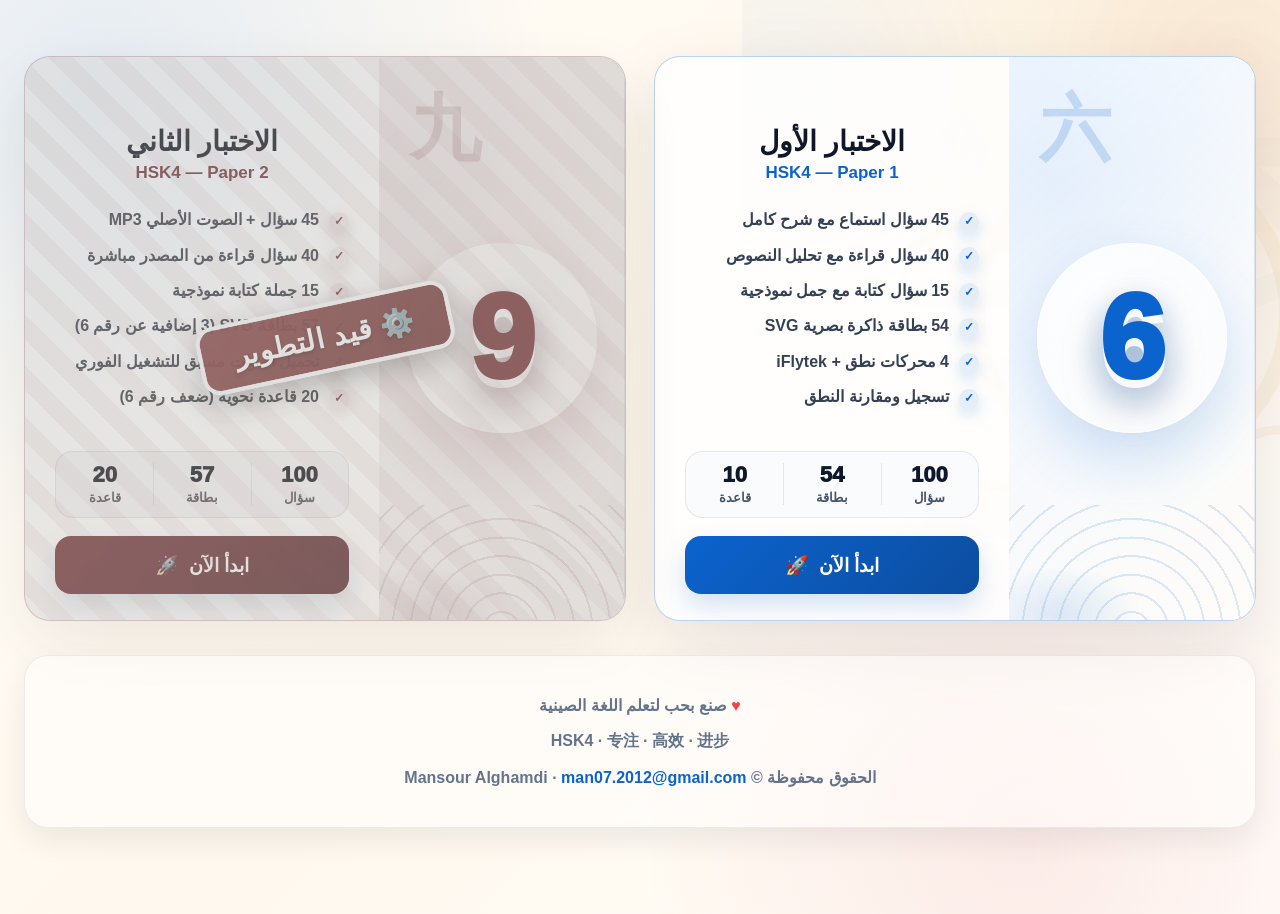
<file: index.html>
<!DOCTYPE html>

<html dir="rtl" lang="ar">
<head>
<meta charset="utf-8"/>
<meta content="width=device-width, initial-scale=1.0" name="viewport"/>
<title>📚 HSK4 - دليل الاختبارات بالعربية</title>
<meta content="📚 دليل تعليمي تفاعلي شامل بالعربية لاختبارات HSK4 - 200 سؤال، بطاقات ذاكرة، نطق صيني، اختبار ذاتي مع تتبع تقدم" name="description"/>
<meta content="HSK4, الصينية, دليل بالعربية, Mandarin, Chinese learning, Pinyin, تعلم الصينية" name="keywords"/>
<meta content="man072012" name="author"/>
<meta content="📚 HSK4 - دليل الاختبارات بالعربية" property="og:title"/>
<meta content="دليل تعليمي تفاعلي بأسلوب الفهم بدون حفظ - 200 سؤال + بطاقات ذاكرة + نطق صيني" property="og:description"/>
<meta content="website" property="og:type"/>
<meta content="https://man072012.github.io/hsk4-tutorial/" property="og:url"/>
<meta content="https://man072012.github.io/hsk4-tutorial/og-image.png" property="og:image"/>
<meta content="HSK4 - دليل تعليمي بالعربية" property="og:image:alt"/>
<meta content="1200" property="og:image:width"/>
<meta content="630" property="og:image:height"/>
<meta content="ar_AR" property="og:locale"/>
<meta content="summary_large_image" name="twitter:card"/>
<meta content="📚 HSK4 - دليل بالعربية" name="twitter:title"/>
<meta content="دليل تعليمي تفاعلي لـ HSK4" name="twitter:description"/>
<meta name="twitter:image" content="https://man072012.github.io/hsk4-tutorial/og-image.png"/>
<meta name="twitter:image:alt" content="HSK4 - دليل تعليمي بالعربية"/>
<link href="https://man072012.github.io/hsk4-tutorial/" rel="canonical"/>
<link href="data:image/svg+xml,%3Csvg xmlns='http://www.w3.org/2000/svg' viewBox='0 0 100 100'%3E%3Crect width='100' height='100' rx='22' fill='%230b63ce'/%3E%3Ctext x='50' y='65' font-size='52' text-anchor='middle' fill='white' font-weight='bold'%3E汉%3C/text%3E%3C/svg%3E" rel="icon"/>
<link href="assets/hsk4-ui.css" rel="stylesheet"/>
<meta content="#0b63ce" name="theme-color"/>
<meta content="HSK4 Arabic" name="apple-mobile-web-app-title"/>
<meta content="HSK4 Arabic" name="application-name"/>
<link href="site.webmanifest" rel="manifest"/>
<link href="assets/icons/icon.svg" rel="icon" type="image/svg+xml"/>
<script type="application/ld+json">
{
  "@context": "https://schema.org",
  "@type": "EducationalOrganization",
  "name": "HSK4 Tutorial - دليل بالعربية",
  "url": "https://man072012.github.io/hsk4-tutorial/",
  "description": "دليل تعليمي تفاعلي بالعربية لـ HSK4",
  "inLanguage": ["ar", "zh"],
  "hasCourseInstance": [
    {
      "@type": "Course",
      "name": "الاختبار الأول",
      "description": "الاختبار الأول - 100 سؤال مع شرح كامل",
      "url": "https://man072012.github.io/hsk4-tutorial/test1.html",
      "provider": {"@type":"Organization","name":"man072012"},
      "educationalLevel": "Beginner-Intermediate"
    },
    {
      "@type": "Course",
      "name": "الاختبار الثاني",
      "description": "الاختبار الثاني - 100 سؤال + الصوت الأصلي",
      "url": "https://man072012.github.io/hsk4-tutorial/test2.html",
      "provider": {"@type":"Organization","name":"man072012"},
      "educationalLevel": "Intermediate"
    }
  ]
}
</script>
<link href="assets/hsk4-final-polish.css" rel="stylesheet"/>
<link href="assets/hsk4-release-hardening.css" rel="stylesheet"/><link href="assets/hsk4-stage9-reference-style.css" rel="stylesheet"/>
<link href="assets/hsk4-cleanup.css" rel="stylesheet"/>
<script src="assets/hsk4-nav-fix.js" defer></script>
</head>
<body class="hsk-premium-body hsk-landing-page stage9-reference-polish">
<main class="hsk-page-shell" id="main">
<header aria-label="رأس الموقع" class="hsk-topbar hsk-reveal">
<a aria-label="HSK4 الصفحة الرئيسية" class="hsk-brand" href="index.html">
<span aria-hidden="true" class="hsk-logo">汉</span>
<span>
<span class="hsk-brand-title">HSK4</span>
<span class="hsk-brand-sub">中文水平考试</span>
</span>
</a>
<nav aria-label="التنقل الرئيسي" class="hsk-nav">
<a class="active" href="index.html">الرئيسية</a>
<a href="#tests">الاختبارات</a>
<a href="test2.html#tab-grammar">البطاقات</a>
<a href="test2.html#tab-grammar">القواعد</a>
<a href="test2.html#tab-listening">الاستماع</a>
<a href="test2.html#tab-writing">الكتابة</a>
<a href="test2.html#tab-reading">المراجعة</a>
<a href="#about">مساعدة</a>
</nav>
<div aria-label="اللغة" class="hsk-lang"><span aria-hidden="true">🌐</span> العربية</div>
</header>
<section aria-labelledby="testsTitle" class="hsk-reveal delay-2" id="tests">
<div class="hsk-choice-grid" role="list">
<a aria-label="الاختبار الأول" class="hsk-test-card blue" href="test1.html" role="listitem">
<div aria-hidden="true" class="hsk-card-art" data-watermark="六">
<div class="hsk-num-wrap"><span>6</span></div>
</div>
<div class="hsk-card-body">

<div>
<div class="hsk-card-heading">
<h3>الاختبار الأول</h3>
<p>HSK4 — Paper 1</p>
</div>
<ul aria-label="ميزات الاختبار رقم 6" class="hsk-features">
<li>45 سؤال استماع مع شرح كامل</li>
<li>40 سؤال قراءة مع تحليل النصوص</li>
<li>15 سؤال كتابة مع جمل نموذجية</li>
<li>54 بطاقة ذاكرة بصرية SVG</li>
<li>4 محركات نطق + iFlytek</li>
<li>تسجيل ومقارنة النطق</li>
</ul>
</div>
<div>
<div aria-label="إحصائيات الاختبار 6" class="hsk-stat-strip" role="group">
<div class="hsk-stat"><b>100</b><span>سؤال</span></div>
<div class="hsk-stat"><b>54</b><span>بطاقة</span></div>
<div class="hsk-stat"><b>10</b><span>قاعدة</span></div>
</div>
<div class="hsk-cta">ابدأ الآن <span aria-hidden="true">🚀</span></div>
</div>
</div>
</a>
<a aria-label="الاختبار الثاني" class="hsk-test-card red" href="test2.html" role="listitem">
<div aria-hidden="true" class="hsk-card-art" data-watermark="九">
<div class="hsk-num-wrap"><span>9</span></div>
</div>
<div class="hsk-card-body">

<div>
<div class="hsk-card-heading">
<h3>الاختبار الثاني</h3>
<p>HSK4 — Paper 2</p>
</div>
<ul aria-label="ميزات الاختبار رقم 9" class="hsk-features">
<li>45 سؤال + الصوت الأصلي MP3</li>
<li>40 سؤال قراءة من المصدر مباشرة</li>
<li>15 جملة كتابة نموذجية</li>
<li>57 بطاقة SVG (3 إضافية عن رقم 6)</li>
<li>تحميل أصوات مسبق للتشغيل الفوري</li>
<li>20 قاعدة نحوية (ضعف رقم 6)</li>
</ul>
</div>
<div>
<div aria-label="إحصائيات الاختبار 9" class="hsk-stat-strip" role="group">
<div class="hsk-stat"><b>100</b><span>سؤال</span></div>
<div class="hsk-stat"><b>57</b><span>بطاقة</span></div>
<div class="hsk-stat"><b>20</b><span>قاعدة</span></div>
</div>
<div class="hsk-cta">ابدأ الآن <span aria-hidden="true">🚀</span></div>
</div>
</div>
</a>
</div>
</section>
<footer class="hsk-footer hsk-reveal delay-4">
<p><span class="heart">♥</span> صنع بحب لتعلم اللغة الصينية</p>
<p>HSK4 · 专注 · 高效 · 进步</p>
<p>الحقوق محفوظة © <strong>Mansour Alghamdi</strong> · <a href="mailto:man07.2012@gmail.com">man07.2012@gmail.com</a></p>
</footer>
</main>
<script defer="" src="assets/hsk4-ui.js"></script>
<script defer="" src="assets/hsk4-final-polish.js"></script>
<script defer="" src="assets/hsk4-release-hardening.js"></script>
<script defer="True" src="assets/hsk4-stage9-visual-qa.js"></script></body>
</html>
                                                                                                                                                                                                                                                                                                                                                                                                                                                                                                                                                                                                                                                                                                                                                                                                                                                                                                                                                                                                                                                                                                                                                                                                                                                                                                                                                                                                                                                                                                                                                                                                                                                                                                                                                                                                                                                                                                                                                                                                                                                                                                                                                                                                                                                                                                                                                                                                                                                                                                                                                                                                                                                                                                                                                                                                                                                                                                                                                                                                                                                                                                                                                                                      
</file>
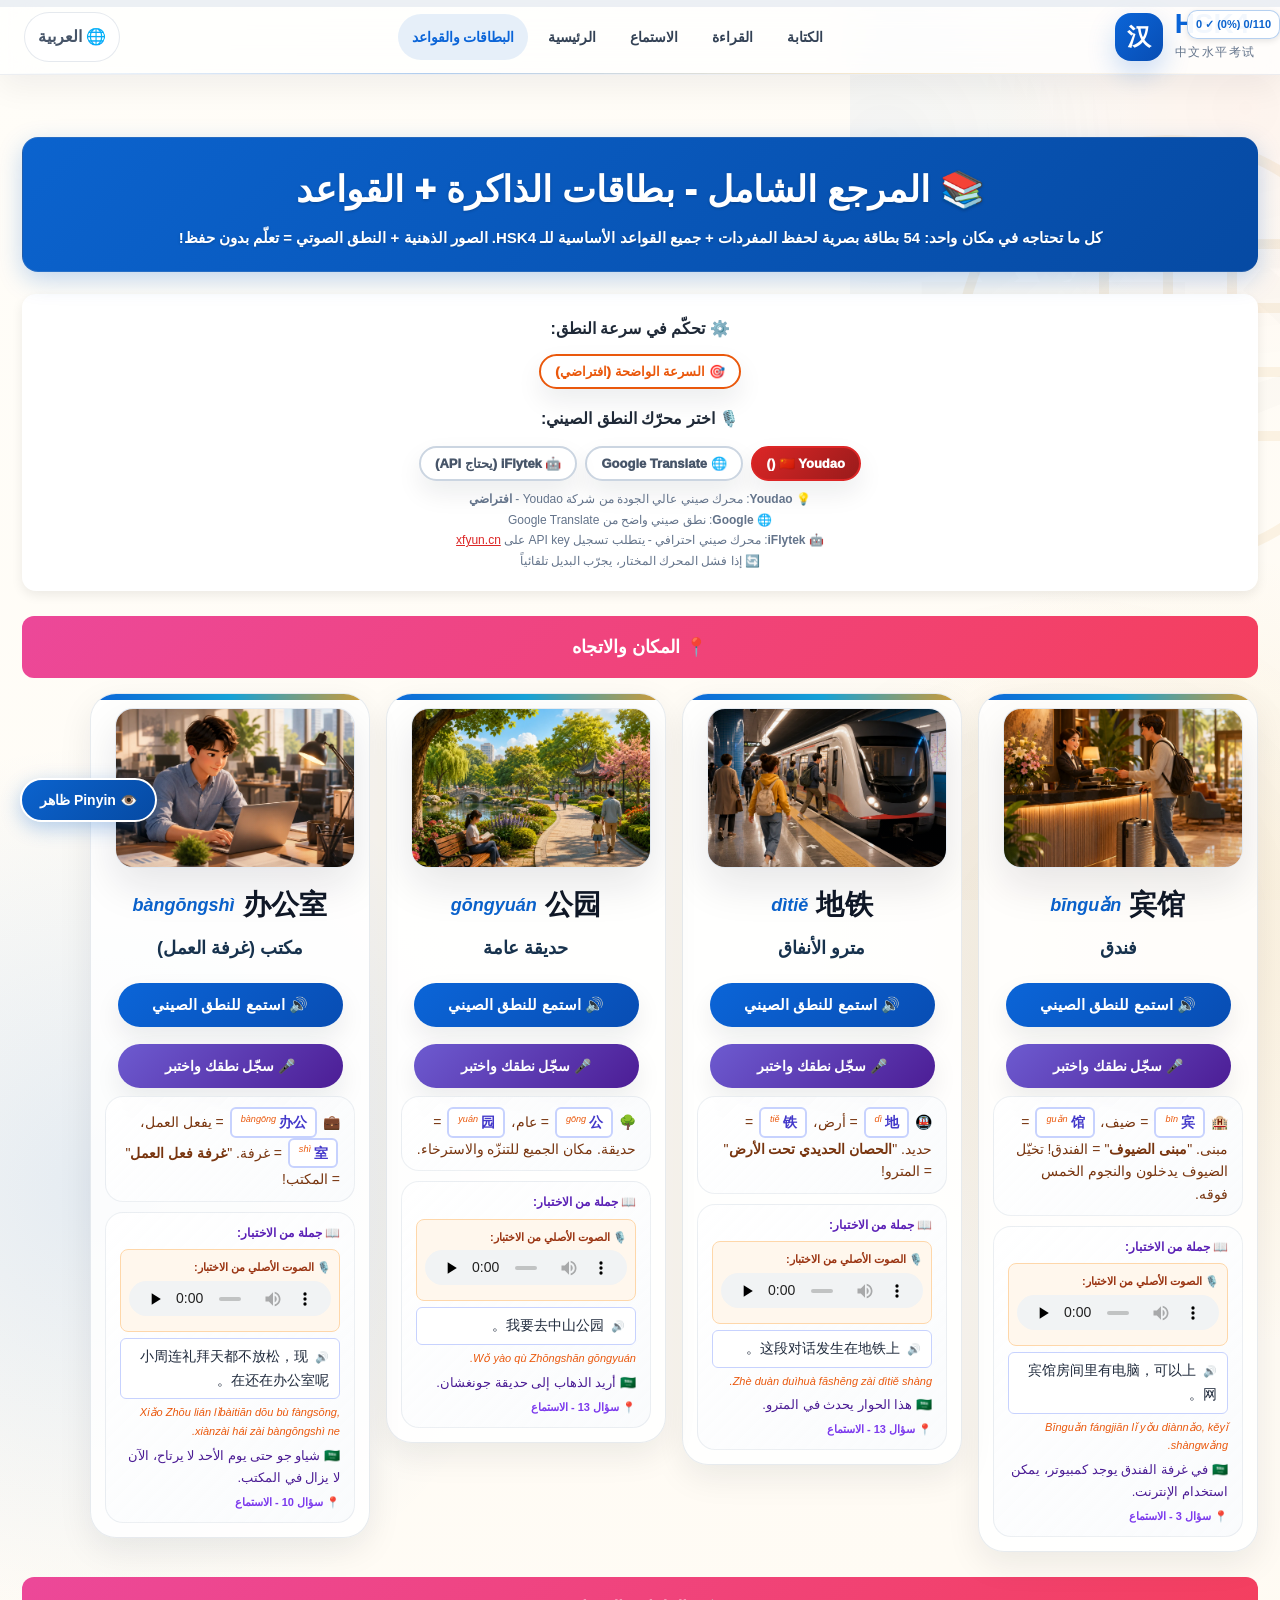
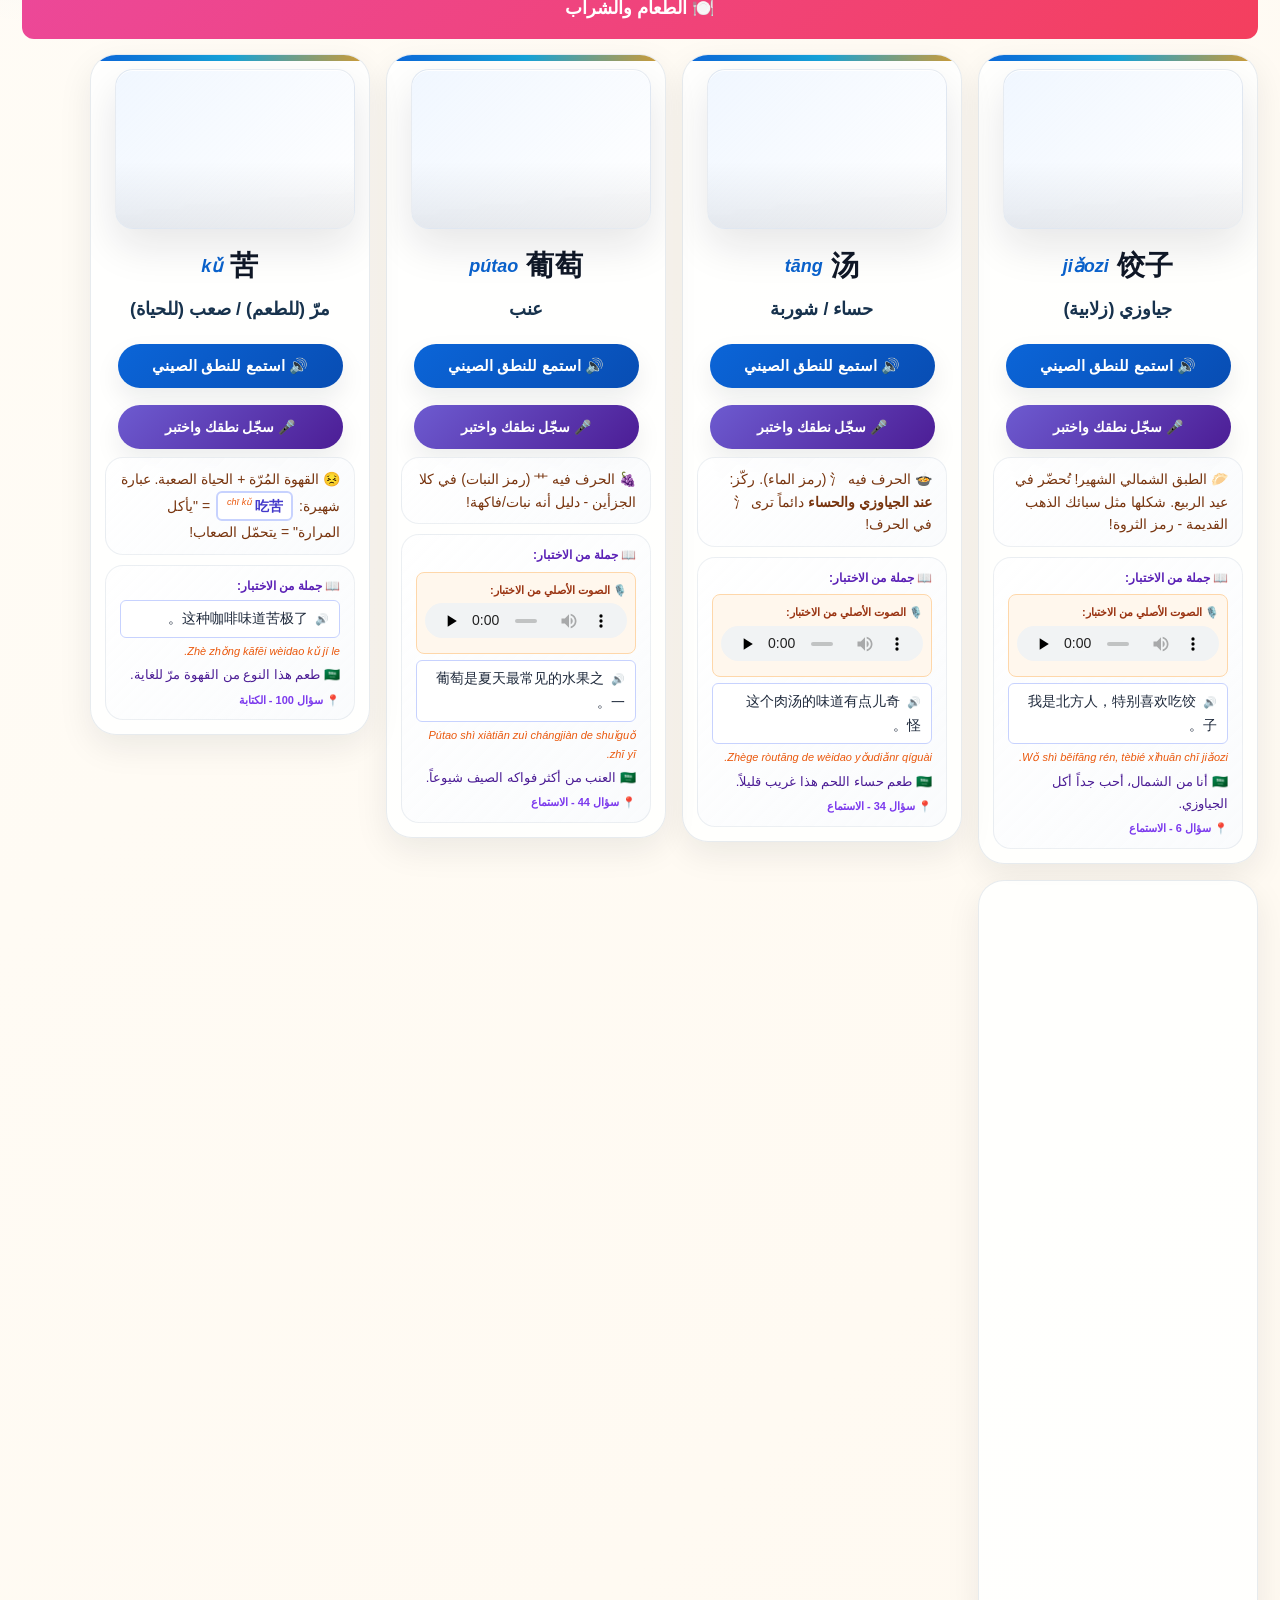
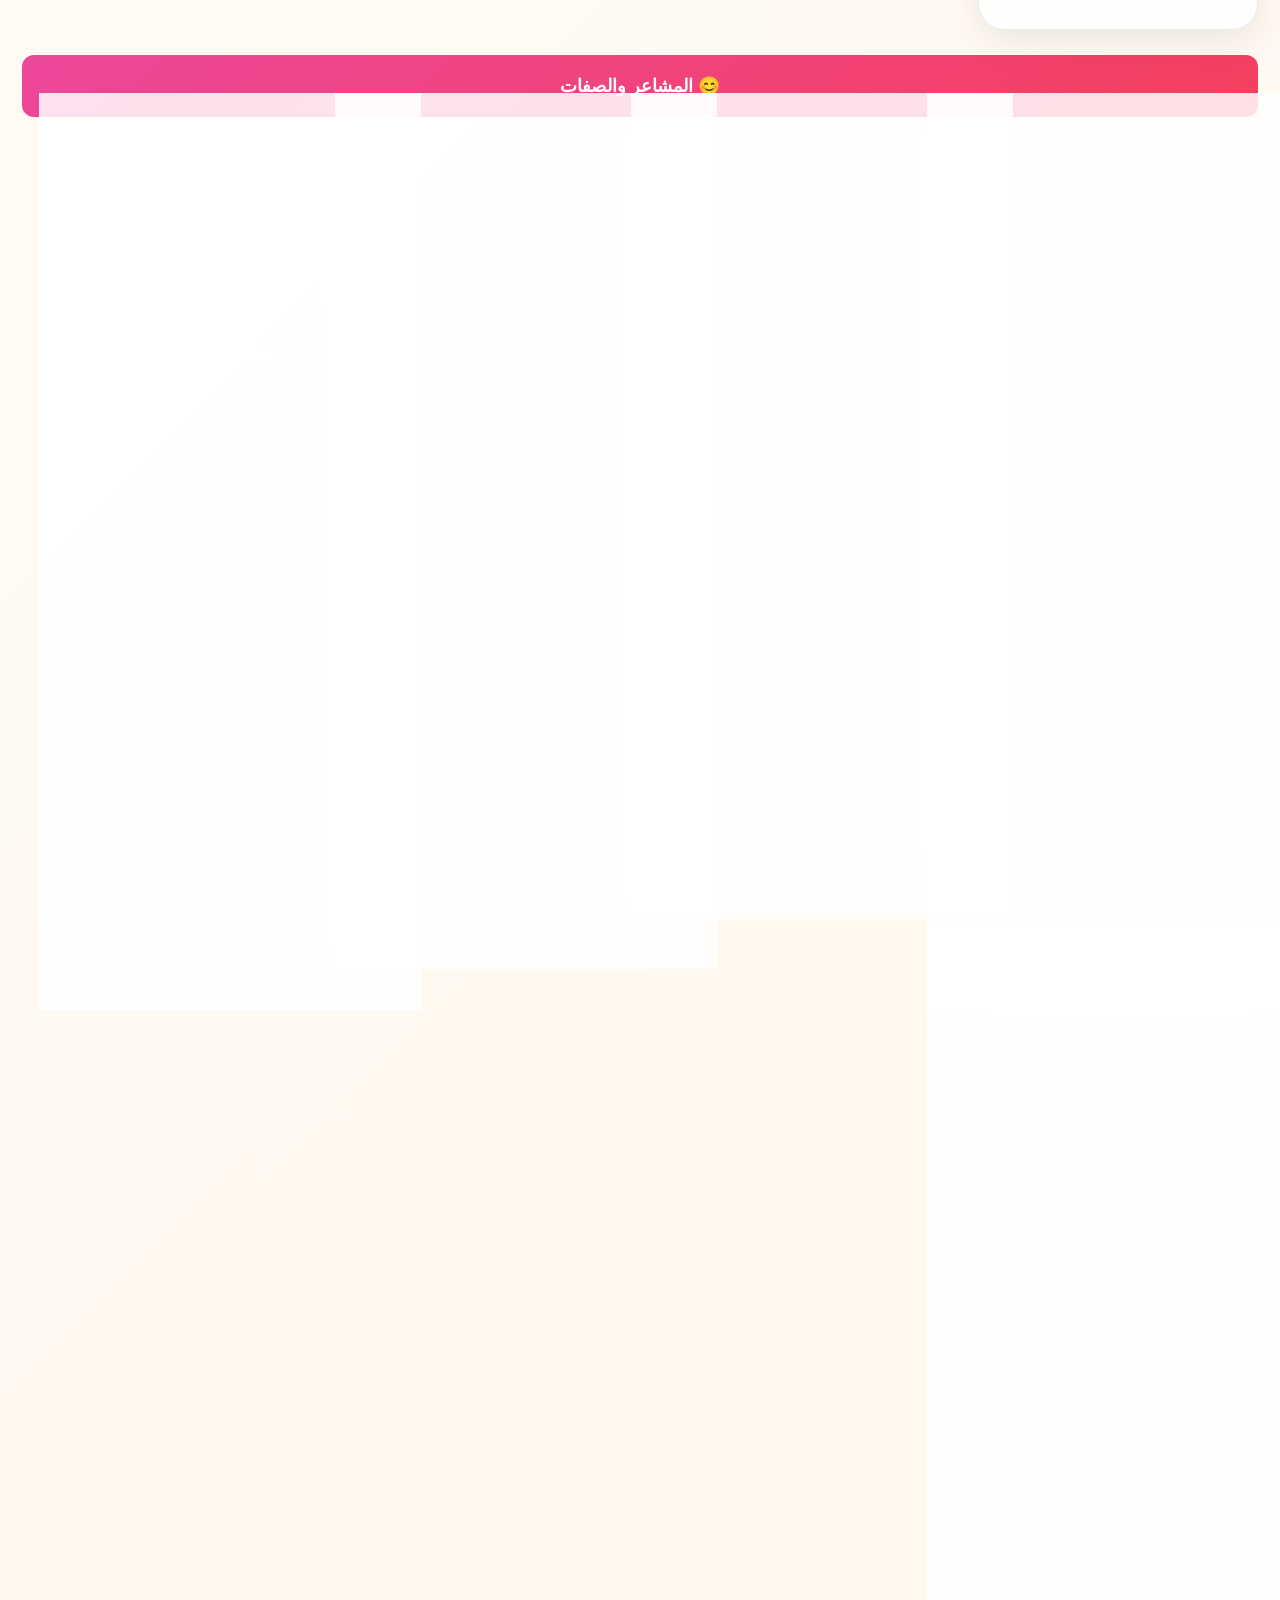
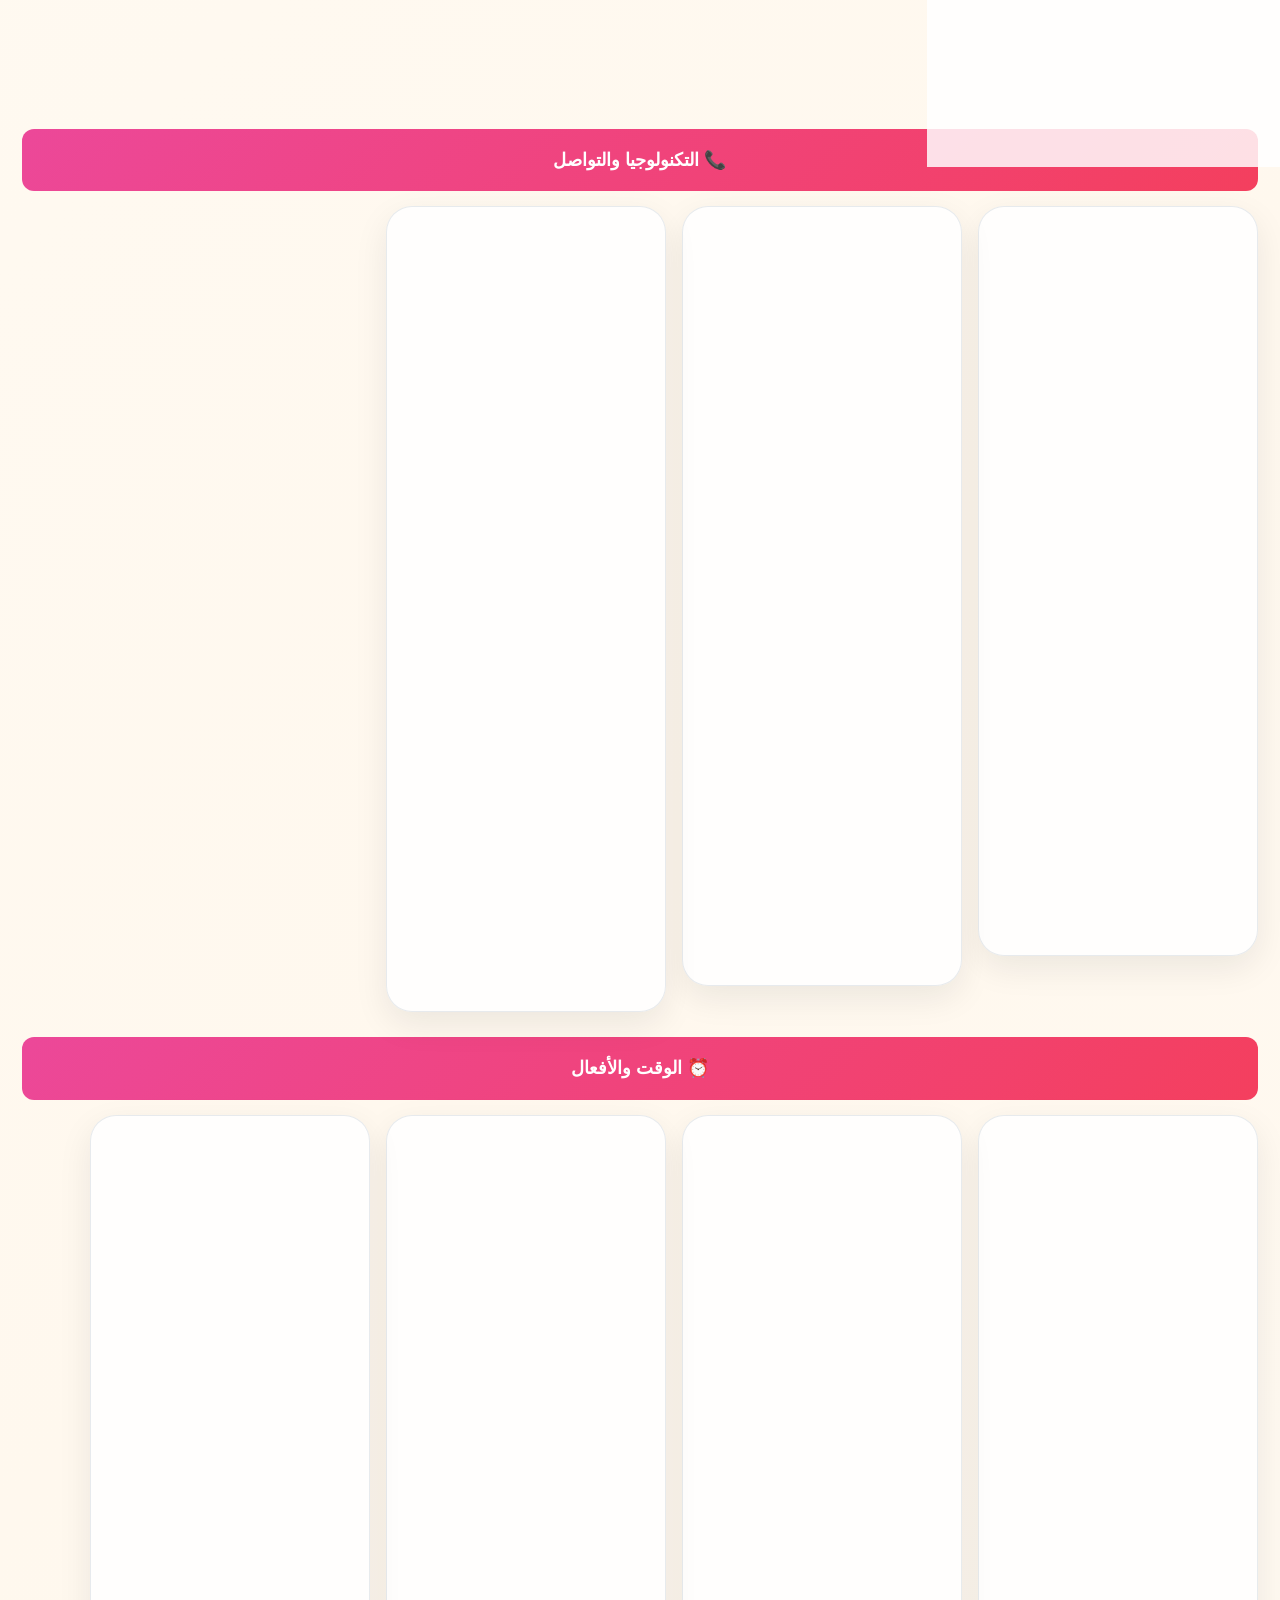
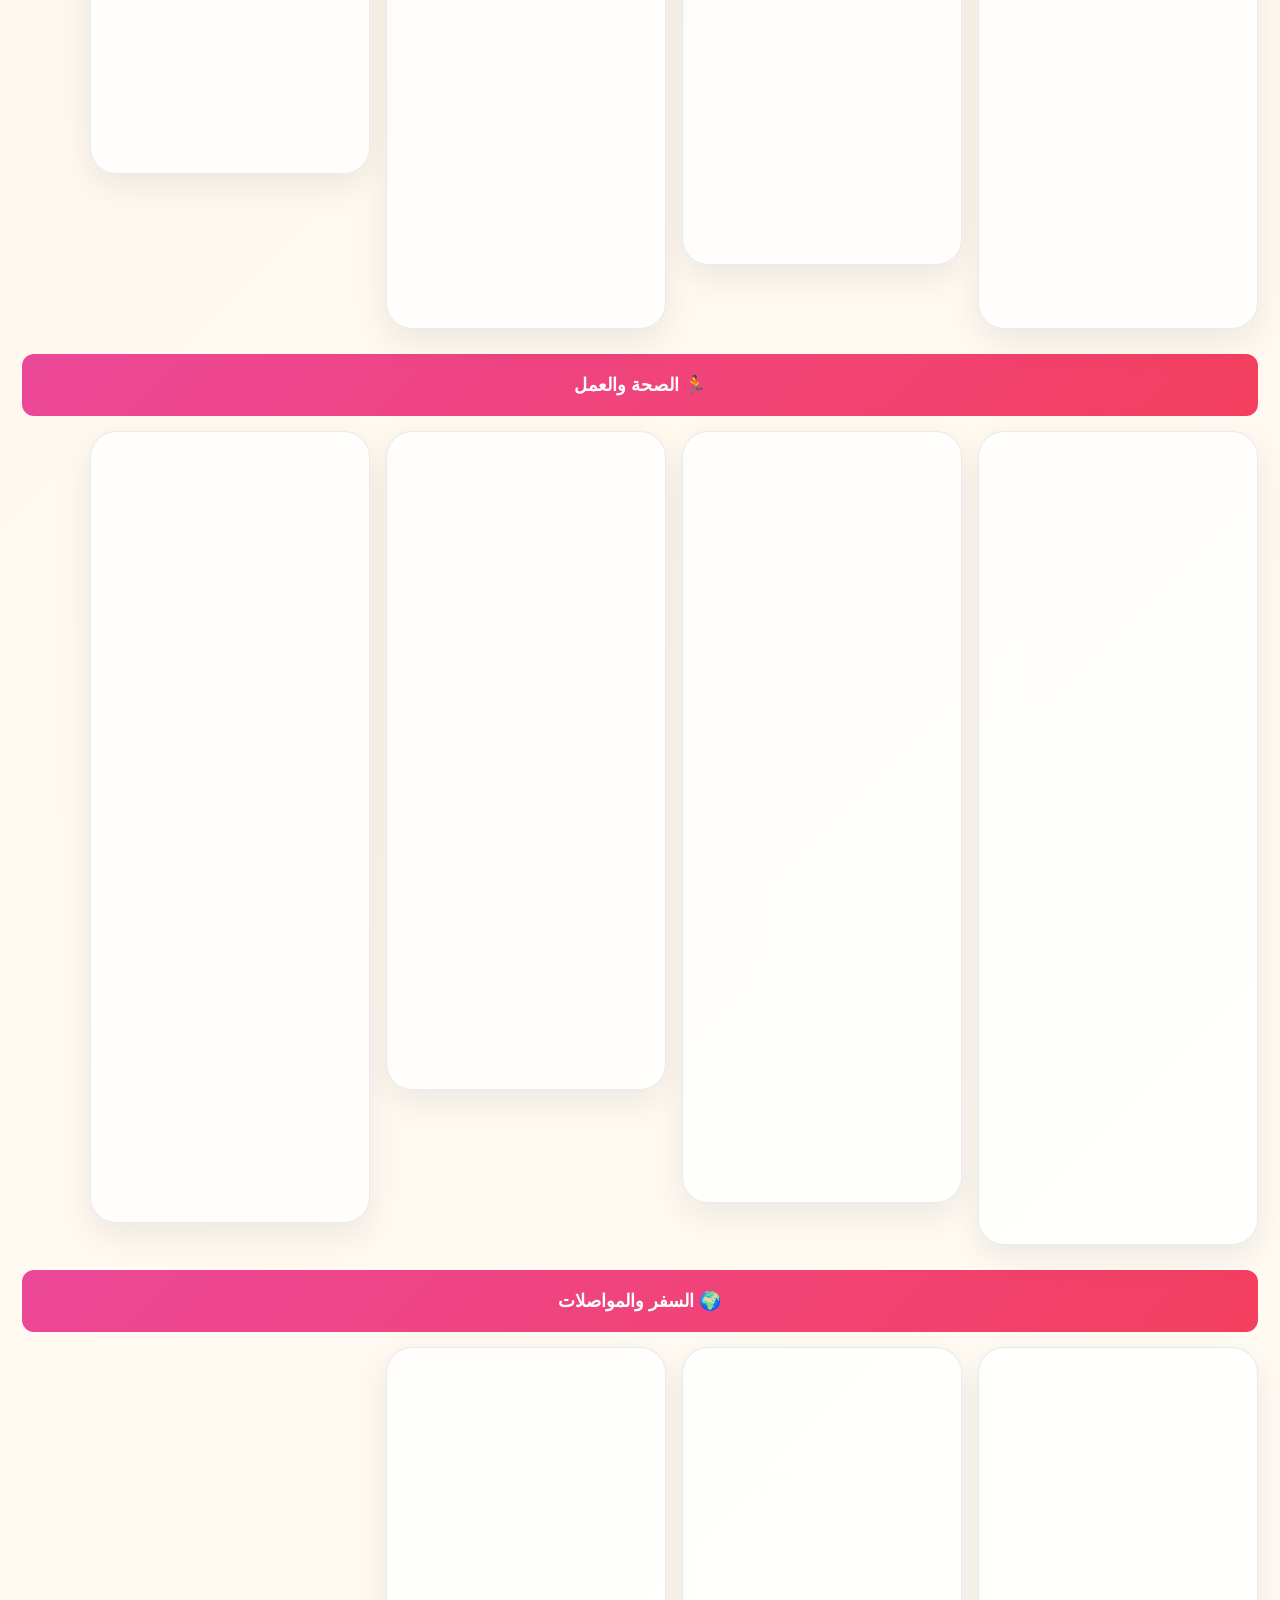
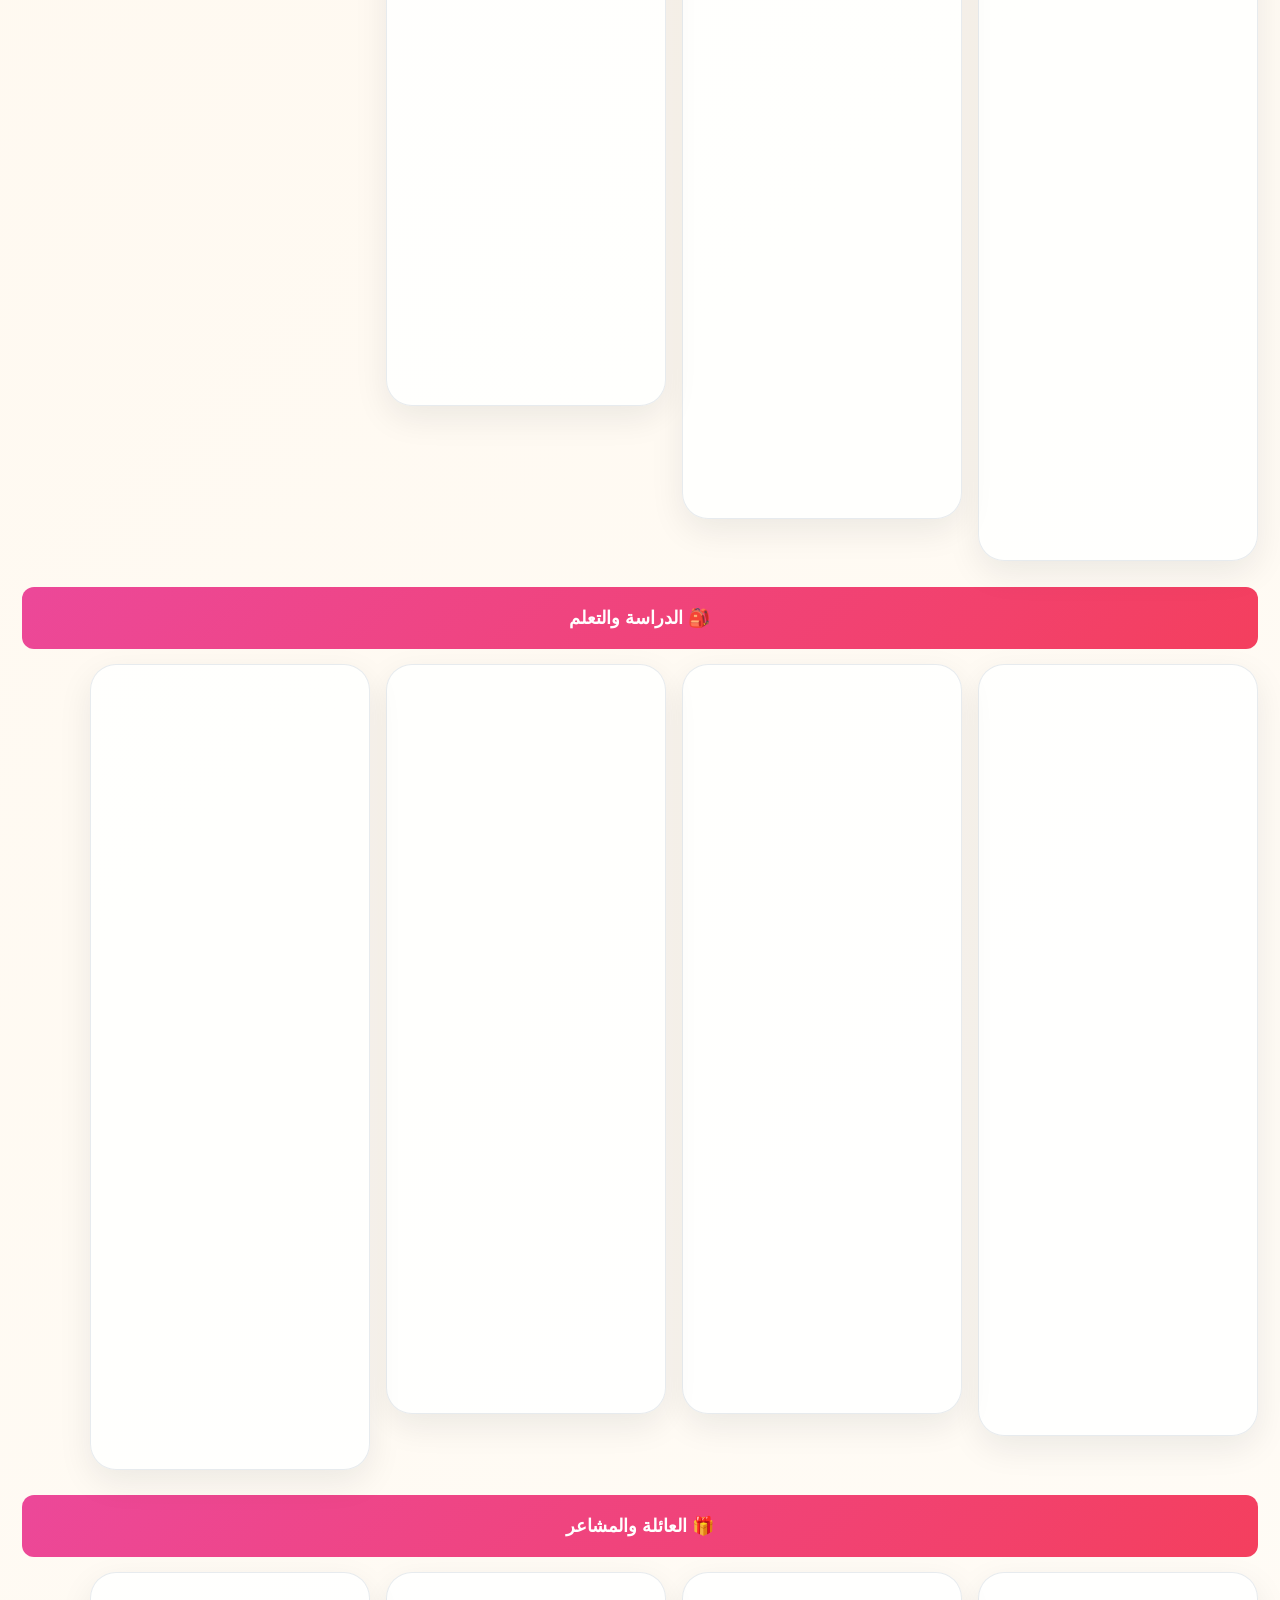
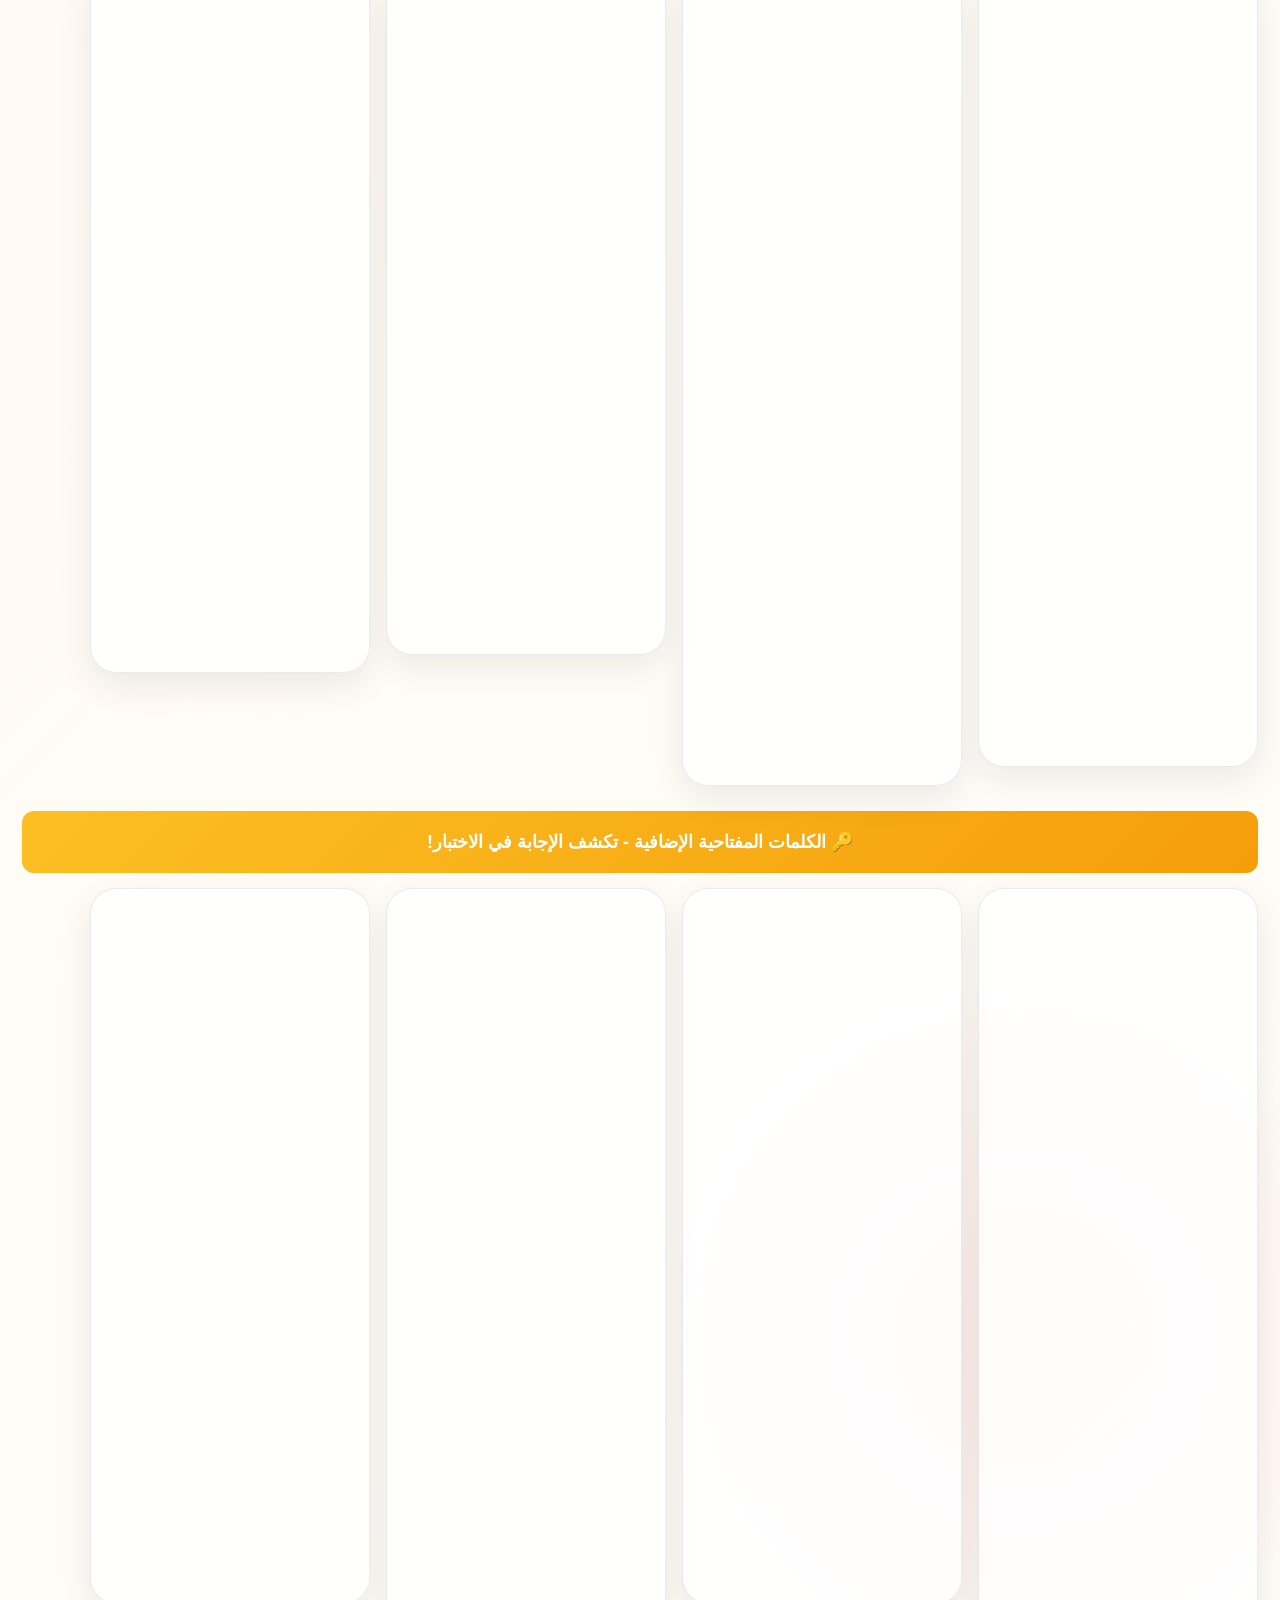
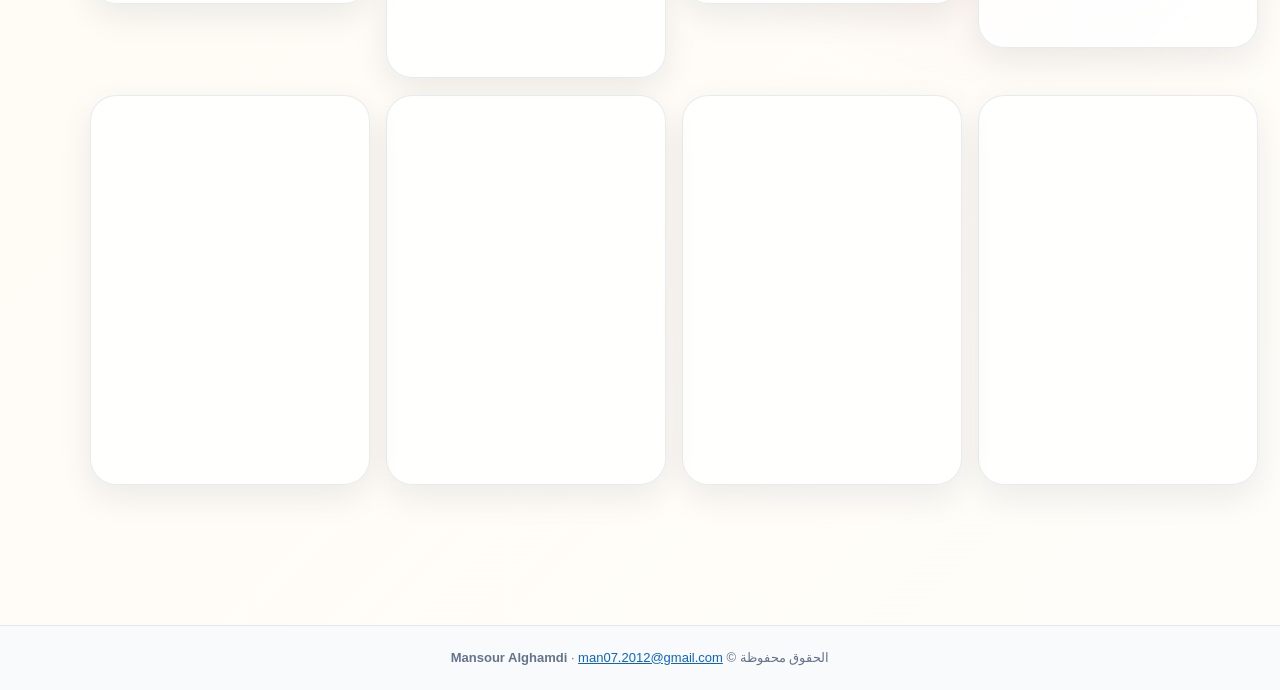
<file: mock6.html>
<!DOCTYPE html>
<html dir="rtl" lang="ar">
<head>
<meta charset="utf-8">
<meta http-equiv="refresh" content="0; url=test1.html">
<title>الانتقال إلى الاختبار الأول</title>
</head>
<body>
<p>جاري الانتقال إلى <a href="test1.html">الاختبار الأول</a>...</p>
<script>location.replace('test1.html' + (location.hash || ''));</script>
</body>
</html>
</file>
<file: assets/hsk4-ui.css>
/* =========================================================
   HSK4 Premium Visual System — Stage 1
   Scope: shared tokens + landing page redesign.
   Academic content is preserved; only UI/UX visuals change.
   ========================================================= */
:root{
  --hsk-blue:#0b63ce;
  --hsk-blue-2:#2c8df0;
  --hsk-red:#c81e2d;
  --hsk-red-2:#ef4444;
  --hsk-gold:#d9a441;
  --hsk-ink:#0f172a;
  --hsk-muted:#64748b;
  --hsk-paper:#fffaf0;
  --hsk-cream:#f7efe0;
  --hsk-line:rgba(148,163,184,.28);
  --hsk-card:rgba(255,255,255,.78);
  --hsk-card-solid:#ffffff;
  --hsk-shadow:0 22px 55px rgba(15,23,42,.12);
  --hsk-shadow-soft:0 12px 30px rgba(15,23,42,.08);
  --hsk-radius:28px;
  --hsk-radius-md:20px;
  --hsk-radius-sm:14px;
  --hsk-font:'Segoe UI','Noto Sans Arabic','Tahoma','Arial',sans-serif;
  --hsk-zh:'Noto Serif SC','Microsoft YaHei','PingFang SC','SimSun',serif;
}
*{box-sizing:border-box}
html{scroll-behavior:smooth}
body.hsk-premium-body{
  margin:0;
  min-height:100vh;
  font-family:var(--hsk-font);
  color:var(--hsk-ink);
  background:
    radial-gradient(circle at 12% 18%, rgba(44,141,240,.12), transparent 26rem),
    radial-gradient(circle at 88% 20%, rgba(217,164,65,.16), transparent 26rem),
    linear-gradient(135deg,#fffcf6 0%,#f9efe0 46%,#fffaf0 100%);
  overflow-x:hidden;
}
body.hsk-premium-body::before,
body.hsk-premium-body::after{
  content:"";
  position:fixed;
  inset:auto auto 0 0;
  pointer-events:none;
  z-index:-2;
}
body.hsk-premium-body::before{
  width:min(42vw,680px);
  height:min(42vw,680px);
  top:72px;
  left:-110px;
  background:
    linear-gradient(180deg,rgba(11,99,206,.14),rgba(11,99,206,.03)),
    url("data:image/svg+xml,%3Csvg xmlns='http://www.w3.org/2000/svg' width='900' height='640' viewBox='0 0 900 640'%3E%3Cg fill='none' stroke='%230b63ce' stroke-width='8' stroke-linecap='round' stroke-linejoin='round' opacity='.23'%3E%3Cpath d='M30 480c95-95 180-85 270-40 83 42 156 45 246-47 75-78 160-85 262-22'/%3E%3Cpath d='M72 560c86-42 151-39 229 0 86 43 166 47 246 0 73-42 152-47 255 8' opacity='.55'/%3E%3Cpath d='M260 310h250M300 270h170M340 230h90'/%3E%3Cpath d='M278 310l42-116 42 116m118 0l-38-116-38 116'/%3E%3Cpath d='M330 192l92-56 94 56'/%3E%3Cpath d='M210 370c120-36 232-38 340 0' opacity='.55'/%3E%3C/g%3E%3C/svg%3E") center/contain no-repeat;
  opacity:.82;
  filter:saturate(.8);
}
body.hsk-premium-body::after{
  width:min(45vw,720px);
  height:min(45vw,720px);
  top:70px;
  right:-140px;
  background:url("data:image/svg+xml,%3Csvg xmlns='http://www.w3.org/2000/svg' width='760' height='760' viewBox='0 0 760 760'%3E%3Cg fill='none' stroke='%23d9a441' opacity='.22'%3E%3Ccircle cx='380' cy='320' r='205' stroke-width='22'/%3E%3Cpath stroke-width='16' d='M235 200h290M235 270h290M235 340h290M235 410h290M295 150v345M380 150v345M465 150v345'/%3E%3Cpath stroke-width='12' stroke-linecap='round' d='M90 235c55-40 98-40 130 0 34 42 82 42 146 0M500 505c55-40 98-40 130 0 34 42 82 42 146 0M110 575c60-35 112-35 154 0 44 35 101 35 170 0'/%3E%3C/g%3E%3C/svg%3E") center/contain no-repeat;
  opacity:.7;
}
a{color:inherit}
.hsk-page-shell{width:min(1440px,calc(100% - 48px));margin-inline:auto;padding:18px 0 34px;position:relative}
.hsk-topbar{
  position:sticky;top:12px;z-index:80;
  min-height:70px;
  display:flex;align-items:center;justify-content:space-between;gap:20px;
  padding:12px 18px;
  border:1px solid rgba(148,163,184,.24);
  border-radius:22px;
  background:rgba(255,255,255,.76);
  box-shadow:0 16px 45px rgba(15,23,42,.08);
  backdrop-filter:blur(20px);
}
.hsk-brand{display:flex;align-items:center;gap:12px;text-decoration:none;direction:ltr;text-align:left;flex-shrink:0}
.hsk-logo{
  width:48px;height:48px;border-radius:15px;display:grid;place-items:center;
  color:#fff;font-family:var(--hsk-zh);font-size:27px;font-weight:800;
  background:linear-gradient(135deg,var(--hsk-blue),#0752b0);
  box-shadow:inset 0 1px 0 rgba(255,255,255,.38),0 10px 24px rgba(11,99,206,.28);
}
.hsk-brand-title{font-weight:900;font-size:24px;letter-spacing:.4px;color:var(--hsk-blue);line-height:1}
.hsk-brand-sub{font-size:13px;color:var(--hsk-muted);font-family:var(--hsk-zh);letter-spacing:3px;margin-top:4px}
.hsk-nav{display:flex;align-items:center;justify-content:center;gap:8px;flex-wrap:wrap}
.hsk-nav a{
  text-decoration:none;color:#334155;font-weight:800;font-size:14px;
  padding:10px 14px;border-radius:14px;position:relative;transition:.25s ease;
}
.hsk-nav a:hover,.hsk-nav a.active{color:var(--hsk-blue);background:rgba(11,99,206,.08)}
.hsk-nav a.active::after{content:"";position:absolute;inset:auto 16px -7px 16px;height:3px;border-radius:99px;background:var(--hsk-blue)}
.hsk-lang{display:flex;align-items:center;gap:8px;padding:10px 14px;border:1px solid rgba(148,163,184,.25);border-radius:14px;color:#475569;background:rgba(255,255,255,.72);font-weight:700;flex-shrink:0}
.hsk-hero{padding:64px 0 26px;text-align:center;position:relative}
.hsk-hero-kicker{display:inline-flex;align-items:center;gap:10px;direction:ltr;margin-bottom:16px;color:var(--hsk-blue);font-weight:900;letter-spacing:.5px}
.hsk-bookmark{width:58px;height:54px;display:inline-grid;place-items:center;filter:drop-shadow(0 10px 18px rgba(11,99,206,.12))}
.hsk-bookmark svg{width:100%;height:100%}
.hsk-title{font-size:clamp(42px,6vw,82px);line-height:1.05;margin:0;color:var(--hsk-ink);letter-spacing:-1px}
.hsk-title .latin{font-size:1.06em;color:var(--hsk-blue);letter-spacing:2px;font-weight:950}
.hsk-subtitle{font-size:clamp(18px,2.2vw,30px);margin:18px auto 0;color:var(--hsk-muted);font-weight:700;max-width:850px}
.hsk-badge{display:inline-flex;align-items:center;gap:10px;margin-top:22px;padding:11px 24px;border-radius:999px;background:rgba(255,248,226,.92);border:1px solid rgba(217,164,65,.35);color:#7c4a03;font-weight:900;box-shadow:0 10px 25px rgba(217,164,65,.13)}
.hsk-intro-note{
  position:relative;width:min(900px,100%);margin:34px auto 0;padding:22px 72px 22px 28px;
  border-radius:22px;border:1px solid rgba(217,164,65,.35);
  background:linear-gradient(135deg,rgba(255,255,255,.82),rgba(255,246,222,.72));
  box-shadow:var(--hsk-shadow-soft);text-align:center;color:#334155;font-size:18px;line-height:2;
  backdrop-filter:blur(14px);
}
.hsk-intro-note strong{color:#0f172a}
.hsk-note-icon{position:absolute;right:24px;top:50%;transform:translateY(-50%);width:36px;height:36px;border-radius:50%;display:grid;place-items:center;color:#b7791f;background:rgba(217,164,65,.12);font-size:22px}
.hsk-tip-close{position:absolute;left:16px;top:13px;border:none;background:rgba(124,45,18,.08);color:#7c2d12;border-radius:50%;width:34px;height:34px;font-size:23px;font-weight:900;cursor:pointer;transition:.25s}
.hsk-tip-close:hover{background:rgba(124,45,18,.16);transform:rotate(6deg) scale(1.05)}
.hsk-section-title{display:flex;align-items:center;justify-content:center;gap:18px;margin:36px auto 24px;font-size:38px;line-height:1.1;font-weight:950;color:#0f172a}
.hsk-section-title::before,.hsk-section-title::after{content:"";width:min(180px,18vw);height:1px;background:linear-gradient(90deg,transparent,rgba(11,99,206,.3),rgba(217,164,65,.45),transparent)}
.hsk-choice-grid{display:grid;grid-template-columns:repeat(2,minmax(0,1fr));gap:28px;align-items:stretch;margin:0 auto 26px}
.hsk-test-card{
  --accent:var(--hsk-blue);--accent2:var(--hsk-blue-2);--soft:rgba(11,99,206,.08);
  min-height:430px;display:grid;grid-template-columns:42% 58%;overflow:hidden;position:relative;text-decoration:none;color:inherit;
  border-radius:var(--hsk-radius);border:1px solid color-mix(in srgb,var(--accent) 28%,transparent);
  background:linear-gradient(135deg,rgba(255,255,255,.88),rgba(255,255,255,.62));
  box-shadow:var(--hsk-shadow);backdrop-filter:blur(18px);isolation:isolate;transition:.35s cubic-bezier(.2,.8,.2,1);
}
.hsk-test-card.red{--accent:var(--hsk-red);--accent2:var(--hsk-red-2);--soft:rgba(200,30,45,.08)}
.hsk-test-card:hover{transform:translateY(-9px);box-shadow:0 30px 70px rgba(15,23,42,.15);border-color:color-mix(in srgb,var(--accent) 45%,transparent)}
.hsk-test-card:focus-visible{outline:4px solid color-mix(in srgb,var(--accent) 55%,white);outline-offset:5px}
.hsk-card-art{position:relative;display:flex;align-items:center;justify-content:center;background:linear-gradient(155deg,var(--soft),rgba(255,255,255,.55));overflow:hidden;border-inline-start:1px solid rgba(148,163,184,.18)}
.hsk-card-art::before{content:attr(data-watermark);position:absolute;inset:24px auto auto 30px;font-family:var(--hsk-zh);font-size:72px;font-weight:900;color:color-mix(in srgb,var(--accent) 18%,transparent)}
.hsk-card-art::after{content:"";position:absolute;left:0;right:0;bottom:0;height:115px;background:radial-gradient(120px 70px at 20% 95%,color-mix(in srgb,var(--accent) 18%,transparent),transparent 70%),repeating-radial-gradient(ellipse at 50% 110%,color-mix(in srgb,var(--accent) 18%,transparent) 0 2px,transparent 2px 18px);opacity:.72}
.hsk-num-wrap{position:relative;width:190px;height:190px;border-radius:50%;display:grid;place-items:center;background:radial-gradient(circle at 35% 28%,rgba(255,255,255,.95),rgba(255,255,255,.38));box-shadow:inset 0 0 0 1px rgba(255,255,255,.74),0 26px 60px color-mix(in srgb,var(--accent) 19%,transparent)}
.hsk-num-wrap span{font-size:118px;font-weight:950;line-height:1;color:var(--accent);text-shadow:0 8px 0 rgba(255,255,255,.85),0 16px 35px color-mix(in srgb,var(--accent) 30%,transparent)}
.hsk-card-body{padding:34px 28px 26px;position:relative;z-index:1;display:flex;flex-direction:column;justify-content:space-between}
.hsk-chip{position:absolute;top:22px;right:24px;display:inline-flex;align-items:center;gap:8px;padding:8px 15px;border-radius:999px;color:#fff;background:linear-gradient(135deg,var(--accent),var(--accent2));font-size:13px;font-weight:900;box-shadow:0 12px 24px color-mix(in srgb,var(--accent) 25%,transparent)}
.hsk-card-heading{padding-top:42px;text-align:center}
.hsk-card-heading h3{font-size:28px;margin:0 0 4px;color:#0f172a;line-height:1.22}
.hsk-card-heading p{margin:0;color:var(--accent);font-weight:900;font-size:17px;direction:ltr}
.hsk-features{list-style:none;margin:24px 0 0;padding:0;display:grid;gap:9px}
.hsk-features li{display:flex;align-items:flex-start;gap:10px;color:#334155;font-size:16px;font-weight:650;line-height:1.65}
.hsk-features li::before{content:"✓";margin-top:3px;width:22px;height:22px;display:inline-grid;place-items:center;flex:0 0 22px;border-radius:50%;background:linear-gradient(135deg,var(--accent),var(--accent2));color:#fff;font-size:13px;font-weight:900;box-shadow:0 6px 15px color-mix(in srgb,var(--accent) 20%,transparent)}
.hsk-stat-strip{display:grid;grid-template-columns:repeat(3,1fr);gap:0;margin-top:20px;border:1px solid rgba(148,163,184,.23);border-radius:18px;background:rgba(248,250,252,.72);overflow:hidden}
.hsk-stat{padding:12px 8px;text-align:center;position:relative}
.hsk-stat:not(:last-child)::after{content:"";position:absolute;top:18%;bottom:18%;left:0;width:1px;background:rgba(148,163,184,.22)}
.hsk-stat b{display:block;font-size:22px;color:#0f172a;line-height:1;font-weight:950}.hsk-stat span{display:block;color:#475569;font-size:13px;font-weight:800;margin-top:4px}
.hsk-cta{margin-top:18px;height:58px;display:flex;align-items:center;justify-content:center;gap:10px;border-radius:16px;color:#fff;background:linear-gradient(135deg,var(--accent),color-mix(in srgb,var(--accent) 72%,#0f172a));font-size:19px;font-weight:950;box-shadow:0 15px 30px color-mix(in srgb,var(--accent) 22%,transparent);transition:.25s}
.hsk-test-card:hover .hsk-cta{transform:translateY(-2px);filter:saturate(1.08)}
.hsk-deep-row{display:grid;grid-template-columns:1.12fr .88fr;gap:24px;margin:28px auto 0}
.hsk-panel{border:1px solid rgba(148,163,184,.22);border-radius:var(--hsk-radius);background:rgba(255,255,255,.72);box-shadow:var(--hsk-shadow-soft);padding:26px;backdrop-filter:blur(14px);overflow:hidden;position:relative}
.hsk-panel::after{content:"";position:absolute;inset:auto -60px -80px auto;width:220px;height:220px;border-radius:50%;background:radial-gradient(circle,color-mix(in srgb,var(--hsk-gold) 20%,transparent),transparent 70%);pointer-events:none}
.hsk-panel h3{margin:0 0 12px;font-size:24px;color:#0f172a}.hsk-panel p{margin:0;color:#64748b;font-weight:650;line-height:1.9}.hsk-panel ul{margin:18px 0 0;padding:0;list-style:none;display:grid;gap:10px}.hsk-panel li{display:flex;align-items:center;gap:10px;color:#334155;font-weight:750}.hsk-panel li::before{content:"";width:10px;height:10px;border-radius:50%;background:var(--hsk-gold);box-shadow:0 0 0 5px rgba(217,164,65,.14)}
.hsk-preview-flow{display:grid;gap:12px}.hsk-flow-card{display:grid;grid-template-columns:auto 1fr;gap:14px;align-items:center;padding:14px;border:1px solid rgba(148,163,184,.2);border-radius:18px;background:rgba(255,255,255,.62)}.hsk-flow-icon{width:46px;height:46px;border-radius:15px;display:grid;place-items:center;background:rgba(11,99,206,.09);color:var(--hsk-blue);font-size:22px}.hsk-flow-card h4{margin:0;color:#0f172a;font-size:16px}.hsk-flow-card small{display:block;color:#64748b;margin-top:4px;font-weight:700}
.hsk-footer{margin-top:34px;padding:24px;border-radius:24px;text-align:center;color:#64748b;font-weight:750;background:rgba(255,255,255,.52);border:1px solid rgba(148,163,184,.18);box-shadow:var(--hsk-shadow-soft)}
.hsk-footer .heart{color:#ef4444}.hsk-footer a{color:var(--hsk-blue);font-weight:900;text-decoration:none}.hsk-footer a:hover{text-decoration:underline}
.hsk-reveal{opacity:0;transform:translateY(18px);animation:hskReveal .75s cubic-bezier(.2,.8,.2,1) forwards}.hsk-reveal.delay-1{animation-delay:.08s}.hsk-reveal.delay-2{animation-delay:.16s}.hsk-reveal.delay-3{animation-delay:.24s}.hsk-reveal.delay-4{animation-delay:.32s}@keyframes hskReveal{to{opacity:1;transform:none}}
@media (max-width:1040px){.hsk-topbar{align-items:flex-start}.hsk-nav{justify-content:flex-start}.hsk-choice-grid,.hsk-deep-row{grid-template-columns:1fr}.hsk-test-card{min-height:0}.hsk-page-shell{width:min(100% - 28px,1440px)}}
@media (max-width:720px){body.hsk-premium-body::before,body.hsk-premium-body::after{opacity:.35}.hsk-page-shell{width:min(100% - 20px,1440px);padding-top:10px}.hsk-topbar{position:relative;top:auto;border-radius:18px;display:grid;grid-template-columns:1fr;gap:12px}.hsk-nav{display:grid;grid-template-columns:repeat(2,minmax(0,1fr));width:100%}.hsk-nav a{text-align:center}.hsk-lang{justify-content:center}.hsk-hero{padding-top:36px}.hsk-title{font-size:42px}.hsk-subtitle{font-size:18px}.hsk-intro-note{padding:58px 18px 18px;font-size:15px}.hsk-note-icon{top:18px;right:18px;transform:none}.hsk-tip-close{top:15px}.hsk-section-title{font-size:28px}.hsk-section-title::before,.hsk-section-title::after{width:42px}.hsk-test-card{grid-template-columns:1fr}.hsk-card-art{min-height:230px;border-inline-start:0;border-bottom:1px solid rgba(148,163,184,.18)}.hsk-card-body{padding:26px 18px}.hsk-card-heading{padding-top:38px}.hsk-features li{font-size:14px}.hsk-stat-strip{grid-template-columns:repeat(3,1fr)}.hsk-panel{padding:20px}.hsk-footer{font-size:13px}}
@media (prefers-reduced-motion:reduce){*,*::before,*::after{animation:none!important;transition:none!important;scroll-behavior:auto!important}}
</file>
<file: assets/hsk4-final-polish.css>
/* =====================================================================
   HSK4 Final Polish Layer — Stage 4
   Purpose: unify the visual identity across index, mock6, and mock9;
   improve mobile behavior, accessibility, spacing, transitions and print.
   Academic content is untouched.
   ===================================================================== */
:root{
  --hsk-final-ink:#0f172a;
  --hsk-final-muted:#64748b;
  --hsk-final-soft:#f8fafc;
  --hsk-final-cream:#fffaf2;
  --hsk-final-card:rgba(255,255,255,.80);
  --hsk-final-line:rgba(148,163,184,.22);
  --hsk-final-blue:#0b63ce;
  --hsk-final-blue2:#084db3;
  --hsk-final-red:#dc2626;
  --hsk-final-red2:#b91c1c;
  --hsk-final-gold:#d9a441;
  --hsk-final-green:#16a34a;
  --hsk-final-radius:28px;
  --hsk-final-shadow:0 28px 90px rgba(15,23,42,.12);
  --hsk-final-soft-shadow:0 16px 40px rgba(15,23,42,.08);
  --hsk-final-focus:0 0 0 4px rgba(11,99,206,.18);
}

html{scroll-behavior:smooth;text-size-adjust:100%;-webkit-text-size-adjust:100%}
body{accent-color:var(--hsk-final-blue)}
body.hsk-final-ready *{box-sizing:border-box}

/* A refined global background layer, shared without hiding page-specific motifs. */
body.hsk-final-ready::selection{background:rgba(217,164,65,.28);color:#111827}
body.hsk-final-ready:where(.hsk-premium-body,.mock9-redesign,.mock6-redesign){
  background-attachment:fixed!important;
}
body.hsk-final-ready:where(.hsk-premium-body,.mock9-redesign,.mock6-redesign)::marker{color:var(--hsk-final-blue)}

/* Consistent product topbars */
.hsk-topbar,.mk9-topbar,.m6-topbar{
  isolation:isolate;
  -webkit-backdrop-filter:blur(18px) saturate(1.14);
  backdrop-filter:blur(18px) saturate(1.14);
}
.hsk-topbar::after,.mk9-topbar::after,.m6-topbar::after{
  content:"";position:absolute;inset:auto 0 0;height:1px;
  background:linear-gradient(90deg,transparent,rgba(11,99,206,.32),rgba(217,164,65,.26),transparent);
  pointer-events:none;
}
.hsk-logo,.mk9-logo,.m6-logo{position:relative;overflow:hidden}
.hsk-logo::after,.mk9-logo::after,.m6-logo::after{
  content:"";position:absolute;inset:-60% -90%;background:linear-gradient(120deg,transparent 42%,rgba(255,255,255,.55),transparent 58%);
  transform:translateX(70%) rotate(8deg);animation:hskShine 8s ease-in-out infinite;
}
@keyframes hskShine{0%,72%,100%{transform:translateX(70%) rotate(8deg)}82%{transform:translateX(-55%) rotate(8deg)}}

/* Better focus states for all interactive controls. */
a:focus-visible,button:focus-visible,[role="button"]:focus-visible,input:focus-visible,select:focus-visible,textarea:focus-visible{
  outline:0!important;box-shadow:var(--hsk-final-focus)!important;border-color:rgba(11,99,206,.55)!important;
}
button,a{touch-action:manipulation}

/* Button consistency */
.hsk-cta,.mk9-action-btn,.mk9-next-btn,.mock6-redesign .tab-btn,.mock6-redesign .audio-link,.toggle-answers-btn,.pinyin-toggle-floating,.dark-mode-btn,#backTop{
  will-change:transform;
}
.hsk-cta:hover,.mk9-action-btn:hover,.mk9-next-btn:hover,.mock6-redesign .audio-link:hover,.toggle-answers-btn:hover,.pinyin-toggle-floating:hover,#backTop:hover{
  transform:translateY(-2px);
}

/* Shared cards: give inner pages the same high-end depth. */
.mk9-question-shell,.mk9-side-card,.mock6-redesign .q-card,.mock6-redesign .flashcard,.mock6-redesign .welcome-card,.mock6-redesign .intro-section,.hsk-test-card,.hsk-panel{
  box-shadow:var(--hsk-final-soft-shadow)!important;
}
.mk9-question-shell:hover,.mk9-side-card:hover,.mock6-redesign .q-card:hover,.hsk-test-card:hover,.hsk-panel:hover{
  box-shadow:var(--hsk-final-shadow)!important;
}

/* Add subtle reading rhythm to long Arabic paragraphs. */
.mock6-redesign p,.mock9-redesign p,.hsk-premium-body p,
.mock6-redesign li,.mock9-redesign li,.hsk-premium-body li{
  text-wrap:pretty;
}
.chinese,.chinese-text,.fc-zh,.mk9-chinese-line,.mk9-statement-text{
  font-family:"Microsoft YaHei","Noto Sans SC","PingFang SC","SimSun",Arial,sans-serif;
  line-height:1.85;
  letter-spacing:.025em;
}

/* Final landing polish */
.hsk-landing-page .hsk-hero{
  min-height:clamp(420px,56vh,620px);
  display:grid;place-items:center;text-align:center;
}
.hsk-landing-page .hsk-hero::after{
  content:"学";position:absolute;left:clamp(12px,4vw,70px);bottom:-.18em;
  font-family:"Microsoft YaHei",sans-serif;font-size:clamp(120px,18vw,260px);font-weight:900;
  color:rgba(11,99,206,.055);line-height:1;pointer-events:none;
}
.hsk-test-card{min-height:560px;display:grid!important;grid-template-columns:minmax(200px,.82fr) minmax(300px,1.18fr)}
.hsk-test-card .hsk-card-body{display:flex;flex-direction:column;justify-content:space-between;gap:20px}
.hsk-features li{position:relative;padding-inline-start:30px!important}
.hsk-features li::before{content:"✓";position:absolute;inset-inline-start:0;top:.1rem;width:20px;height:20px;display:grid;place-items:center;border-radius:50%;background:rgba(11,99,206,.10);color:var(--hsk-final-blue);font-weight:1000;font-size:12px}
.hsk-test-card.red .hsk-features li::before{background:rgba(220,38,38,.10);color:var(--hsk-final-red)}

/* Mock 9 final layout tightening */
.mock9-redesign .mk9-container{max-width:1340px!important}
.mock9-redesign .mk9-hero,.mock6-redesign .hero{
  isolation:isolate;
}
.mock9-redesign .mk9-hero::after{
  content:"九";position:absolute;left:24px;bottom:-38px;color:rgba(220,38,38,.07);
  font-family:"Microsoft YaHei",sans-serif;font-size:220px;font-weight:950;line-height:1;pointer-events:none;
}
.mk9-question-shell{overflow:hidden!important;border-radius:32px!important}
.mk9-audio-card,.mk9-chinese-card,.mk9-statement-card,.mk9-answer-row,.mk9-side-card{
  border-color:var(--hsk-final-line)!important;
}
.mk9-keyword-chip{transition:transform .22s ease,box-shadow .22s ease}
.mk9-keyword-chip:hover{transform:translateY(-2px);box-shadow:0 14px 28px rgba(15,23,42,.10)}

/* Mock 6 deeper visual balance */
.mock6-redesign .q-card{scroll-margin-top:112px}
.mock6-redesign .q-card :where(.chinese-box,.trans-box,.vocab-section,.explain-box,.why-box,.memory-box,.visual-card,.options-list){
  border-radius:22px!important;
}
.mock6-redesign .vocab-grid,.mock6-redesign .flashcard-grid{gap:16px!important}
.mock6-redesign .vocab-item,.mock6-redesign .flashcard,.mock6-redesign .opt-item{transition:transform .22s ease,box-shadow .22s ease,border-color .22s ease}
.mock6-redesign .vocab-item:hover,.mock6-redesign .flashcard:hover,.mock6-redesign .opt-item:hover{transform:translateY(-2px);box-shadow:0 14px 30px rgba(15,23,42,.09)!important}
.mock6-redesign .q-num-badge,.mk9-question-number,.hsk-num-wrap{
  font-variant-numeric:tabular-nums;
}

/* Mobile navigation switch: JS toggles .hsk-nav-open */
.hsk-mobile-menu-btn{display:none;border:1px solid var(--hsk-final-line);background:rgba(255,255,255,.78);border-radius:16px;padding:10px 12px;font-weight:950;color:#334155;box-shadow:0 8px 20px rgba(15,23,42,.06);cursor:pointer}
.hsk-mobile-menu-btn span{display:inline-block;min-width:1.2em;text-align:center}

/* Responsive design: the final pass where the site stops feeling desktop-only. */
@media(max-width:1100px){
  .hsk-choice-grid{grid-template-columns:1fr!important;max-width:760px;margin-inline:auto}
  .hsk-test-card{grid-template-columns:1fr!important;min-height:0}
  .hsk-card-art{min-height:220px!important}
  .mk9-layout{grid-template-columns:1fr!important}
  .mk9-side-panel{display:grid!important;grid-template-columns:repeat(2,minmax(0,1fr));gap:16px!important}
}
@media(max-width:860px){
  .hsk-mobile-menu-btn{display:inline-flex;align-items:center;gap:8px}
  .hsk-topbar,.mk9-topbar,.m6-topbar{position:sticky!important;top:0!important}
  .hsk-nav,.mk9-mini-nav,.m6-mini-nav{
    position:absolute!important;top:calc(100% + 8px);inset-inline:12px!important;display:none!important;
    padding:10px!important;border:1px solid var(--hsk-final-line)!important;border-radius:22px!important;
    background:rgba(255,255,255,.92)!important;box-shadow:var(--hsk-final-shadow)!important;backdrop-filter:blur(18px);
    grid-template-columns:1fr 1fr;gap:8px!important;z-index:9500;
  }
  body.hsk-nav-open .hsk-nav,body.hsk-nav-open .mk9-mini-nav,body.hsk-nav-open .m6-mini-nav{display:grid!important}
  .hsk-nav a,.mk9-mini-nav a,.m6-mini-nav a{text-align:center!important}
  .hsk-lang,.mk9-lang,.m6-lang{display:none!important}
  .hsk-topbar,.mk9-topbar-inner,.m6-topbar-inner{padding-inline:12px!important}
  .mk9-side-panel{grid-template-columns:1fr!important}
  .mk9-answer-row{grid-template-columns:1fr!important}
}
@media(max-width:640px){
  body{overflow-x:hidden}
  .hsk-page-shell,.mk9-container,.mock6-redesign .wrapper{padding-inline:10px!important}
  .hsk-title,.mk9-title,.mock6-redesign .hero h1{font-size:clamp(30px,10vw,44px)!important;letter-spacing:-.04em!important}
  .hsk-subtitle,.mk9-subtitle,.mock6-redesign .hero .subtitle{font-size:16px!important}
  .hsk-intro-note,.mk9-hero-note,.welcome-card,.intro-section{padding:16px!important}
  .hsk-test-card,.mk9-question-shell,.mock6-redesign .q-card{border-radius:24px!important}
  .hsk-stat-strip,.mk9-actions,.m6-status-strip{grid-template-columns:1fr!important}
  .mk9-progress-card{grid-template-columns:1fr!important;text-align:center!important}
  .mk9-keyword-chip{grid-template-columns:1fr!important;text-align:center!important}
  .mock6-redesign .q-header{gap:12px!important}
  .mock6-redesign .q-num-badge{width:42px!important;height:42px!important}
  .mock6-redesign .vocab-grid{grid-template-columns:1fr!important}
  .mock6-redesign .flashcard-grid{grid-template-columns:1fr!important}
  .summary-float-btn,.dark-mode-btn,#backTop,.toggle-answers-btn,.pinyin-toggle-floating{transform:scale(.92);transform-origin:left bottom}
}

/* Performance and accessibility preferences */
@media(prefers-reduced-motion:reduce){
  *,*::before,*::after{animation-duration:.001ms!important;animation-iteration-count:1!important;scroll-behavior:auto!important;transition-duration:.001ms!important}
}

/* Cleaner print/PDF handout view */
@media print{
  body{background:#fff!important;color:#000!important;padding:0!important}
  .hsk-topbar,.mk9-topbar,.m6-topbar,.hsk-mobile-menu-btn,.dark-mode-btn,#backTop,.summary-float-btn,.toggle-answers-btn,.pinyin-toggle-floating,#progress-bar,.audio-link,.mk9-actions,.hsk-cta{display:none!important}
  .hsk-page-shell,.mk9-container,.mock6-redesign .wrapper{max-width:none!important;width:100%!important;padding:0!important;margin:0!important}
  .hsk-test-card,.q-card,.mk9-question-shell,.mk9-side-card,.hsk-panel{box-shadow:none!important;border:1px solid #ddd!important;break-inside:avoid-page!important;background:#fff!important}
  a{color:#000!important;text-decoration:none!important}
}
</file>
<file: assets/hsk4-release-hardening.css>
/* =====================================================================
   HSK4 Release Hardening — Stage 5
   Purpose: production polish, installability, mobile resilience, print,
   and safe deployment readiness. Academic content is not modified.
   ===================================================================== */
:root{
  --hsk5-ink:#0f172a;
  --hsk5-muted:#64748b;
  --hsk5-blue:#0b63ce;
  --hsk5-red:#dc2626;
  --hsk5-gold:#d9a441;
  --hsk5-card:rgba(255,255,255,.82);
  --hsk5-line:rgba(148,163,184,.22);
  --hsk5-shadow:0 26px 80px rgba(15,23,42,.12);
}
html{scroll-padding-top:96px}
body.hsk-stage5-ready{min-height:100svh}
body.hsk-stage5-ready :where(img,svg,video,canvas){max-width:100%}
body.hsk-stage5-ready :where(.hsk-page-shell,.mk9-container,.wrapper){position:relative}

/* Ultra-light release layer: adds depth without replacing page-specific design. */
body.hsk-stage5-ready:where(.hsk-premium-body,.mock9-redesign,.mock6-redesign)::before{
  content:"";position:fixed;inset:0;z-index:-3;pointer-events:none;
  background:
    radial-gradient(circle at 8% 16%,rgba(11,99,206,.10),transparent 34%),
    radial-gradient(circle at 92% 12%,rgba(220,38,38,.08),transparent 30%),
    radial-gradient(circle at 50% 105%,rgba(217,164,65,.10),transparent 38%);
}
body.hsk-stage5-ready:where(.hsk-premium-body,.mock9-redesign,.mock6-redesign)::after{
  content:"学习";position:fixed;left:min(3vw,40px);bottom:-.38em;z-index:-2;pointer-events:none;
  font-family:"Microsoft YaHei","Noto Sans SC",sans-serif;font-size:clamp(150px,22vw,360px);font-weight:950;
  color:rgba(15,23,42,.035);letter-spacing:-.08em;
}

/* Floating release tools */
.hsk-stage5-tools{position:fixed;inset-inline-end:18px;bottom:18px;z-index:9000;display:grid;gap:10px;justify-items:end}
.hsk-stage5-tool-main,.hsk-stage5-tool-action{
  border:1px solid var(--hsk5-line);background:rgba(255,255,255,.86);color:#0f172a;
  -webkit-backdrop-filter:blur(14px);backdrop-filter:blur(14px);box-shadow:0 14px 38px rgba(15,23,42,.12);
  border-radius:999px;font-weight:950;cursor:pointer;transition:transform .22s ease,box-shadow .22s ease,opacity .22s ease;
}
.hsk-stage5-tool-main{min-width:52px;height:52px;padding:0 18px;display:inline-flex;align-items:center;gap:9px;font-size:14px}
.hsk-stage5-tool-main span{font-size:18px}
.hsk-stage5-tool-action{height:42px;padding:0 14px;display:flex;align-items:center;gap:8px;font-size:13px;opacity:0;transform:translateY(8px);pointer-events:none}
.hsk-stage5-tools.is-open .hsk-stage5-tool-action{opacity:1;transform:translateY(0);pointer-events:auto}
.hsk-stage5-tool-main:hover,.hsk-stage5-tool-action:hover{transform:translateY(-2px);box-shadow:0 22px 52px rgba(15,23,42,.16)}
.hsk-stage5-toast{position:fixed;left:50%;bottom:26px;transform:translateX(-50%) translateY(18px);z-index:9500;opacity:0;pointer-events:none;background:#0f172a;color:#fff;padding:10px 14px;border-radius:999px;box-shadow:0 16px 40px rgba(0,0,0,.22);font-weight:900;font-size:13px;transition:.25s ease}
.hsk-stage5-toast.is-visible{opacity:1;transform:translateX(-50%) translateY(0)}

/* Smart current-section highlights */
.hsk-stage5-ready a[aria-current="page"],.hsk-stage5-ready a[aria-current="true"]{box-shadow:inset 0 -2px 0 currentColor}
.hsk-stage5-ready :target{animation:hskTargetPulse 1.2s ease 1}
@keyframes hskTargetPulse{0%{outline:0 solid rgba(217,164,65,.55)}45%{outline:8px solid rgba(217,164,65,.18)}100%{outline:0 solid transparent}}

/* Better dense-content reading on small screens */
@media(max-width:760px){
  html{scroll-padding-top:78px}
  .hsk-stage5-tools{inset-inline:12px;bottom:12px;justify-items:stretch}
  .hsk-stage5-tool-main{justify-content:center;width:100%;height:48px}
  .hsk-stage5-tool-action{justify-content:center;width:100%;background:rgba(255,255,255,.94)}
  .hsk-stage5-toast{width:min(92vw,420px);text-align:center;border-radius:18px}
  body.hsk-stage5-ready :where(.mk9-hero,.hero,.hsk-hero){overflow:hidden}
}

/* Production print: keep academic content clean and printable. */
@media print{
  body{background:#fff!important;color:#111827!important}
  .hsk-stage5-tools,.hsk-stage5-toast,.hsk-mobile-menu-btn,.mk9-topbar,.m6-topbar,.hsk-topbar,#progress-bar,#backTop,.dark-mode-btn,.toggle-answers-btn,.pinyin-toggle-floating{display:none!important}
  a{color:#111827!important;text-decoration:none!important}
  .q-card,.mk9-question-shell,.mk9-side-card,.hsk-test-card,.hsk-panel,.flashcard,.fc{break-inside:avoid;box-shadow:none!important;border:1px solid #e5e7eb!important;background:#fff!important}
  .mk9-hero,.mock6-redesign .hero,.hsk-hero{box-shadow:none!important;background:#fff!important}
}

@media(prefers-reduced-motion:reduce){
  .hsk-stage5-ready *{animation:none!important;transition:none!important;scroll-behavior:auto!important}
}
</file>
<file: assets/hsk4-stage9-reference-style.css>
/* HSK4 Stage 9 — Visual Consistency QA Polish
   Goal: make landing, mock6, mock9 closer to the provided premium reference:
   soft educational Chinese visual identity, unified glass cards, consistent image ratios,
   without changing academic content.
*/

:root{
  --s9-blue:#0b63ce;
  --s9-blue-dark:#064aa3;
  --s9-red:#d21f32;
  --s9-red-dark:#a91524;
  --s9-ink:#101827;
  --s9-muted:#64748b;
  --s9-paper:#fffaf1;
  --s9-card:rgba(255,255,255,.86);
  --s9-line:rgba(148,163,184,.22);
  --s9-gold:#d7a441;
  --s9-shadow:0 24px 70px rgba(15,23,42,.10);
  --s9-soft-shadow:0 12px 34px rgba(15,23,42,.08);
  --s9-radius:26px;
  --s9-radius-sm:18px;
}

html{scroll-behavior:smooth}

body.hsk-premium-body,
body.mock6-redesign,
body.mock9-redesign{
  background:
    radial-gradient(circle at 8% 10%, rgba(11,99,206,.11), transparent 28rem),
    radial-gradient(circle at 94% 8%, rgba(215,164,65,.13), transparent 25rem),
    radial-gradient(circle at 80% 92%, rgba(210,31,50,.075), transparent 24rem),
    linear-gradient(135deg,#fffdf8 0%,#fff8ee 48%,#fffdf9 100%) !important;
  color:var(--s9-ink);
  text-rendering:optimizeLegibility;
}

body.hsk-premium-body:before,
body.mock6-redesign:before,
body.mock9-redesign:before{
  opacity:.52 !important;
  filter:saturate(.9);
}

body.hsk-premium-body:after,
body.mock6-redesign:after,
body.mock9-redesign:after{
  opacity:.38 !important;
}

/* ===== Shared top navigation ===== */
.hsk-topbar,
.mk9-topbar,
.mock6-redesign .top-nav{
  background:rgba(255,255,255,.90) !important;
  border:1px solid rgba(226,232,240,.78) !important;
  box-shadow:0 12px 32px rgba(15,23,42,.07) !important;
  backdrop-filter:blur(18px);
}

.hsk-nav a,
.mk9-nav a,
.mock6-redesign .top-nav a{
  border-radius:999px !important;
  transition:background .22s ease, color .22s ease, transform .22s ease;
  font-weight:800 !important;
}

.hsk-nav a:hover,
.mk9-nav a:hover,
.mock6-redesign .top-nav a:hover{
  background:rgba(11,99,206,.08) !important;
  color:var(--s9-blue) !important;
  transform:translateY(-1px);
}

.hsk-nav a.active,
.mk9-nav a.active,
.mock6-redesign .top-nav a.active{
  color:var(--s9-blue) !important;
  background:linear-gradient(180deg,rgba(11,99,206,.10),rgba(11,99,206,.04)) !important;
  box-shadow:inset 0 -2px 0 var(--s9-blue);
}

/* ===== Landing page ===== */
.hsk-landing-page .hsk-hero{
  margin-top:26px !important;
  padding:34px 18px 22px !important;
}

.hsk-landing-page .hsk-title{
  letter-spacing:-.02em;
  text-shadow:0 10px 35px rgba(15,23,42,.08);
}

.hsk-landing-page .latin{
  color:var(--s9-blue);
  font-weight:1000;
}

.hsk-badge{
  border:1px solid rgba(215,164,65,.25) !important;
  background:linear-gradient(135deg,rgba(255,247,214,.9),rgba(255,255,255,.80)) !important;
  color:#6b4511 !important;
  box-shadow:0 12px 24px rgba(215,164,65,.10);
}

.hsk-choice-grid{
  align-items:stretch !important;
  gap:28px !important;
}

.hsk-test-card{
  border-radius:var(--s9-radius) !important;
  overflow:hidden !important;
  background:rgba(255,255,255,.82) !important;
  border:1px solid rgba(148,163,184,.23) !important;
  box-shadow:var(--s9-shadow) !important;
  min-height:330px;
  transition:transform .25s ease, box-shadow .25s ease, border-color .25s ease !important;
}

.hsk-test-card:hover{
  transform:translateY(-5px) !important;
  box-shadow:0 30px 90px rgba(15,23,42,.15) !important;
}

.hsk-test-card.blue{border-color:rgba(11,99,206,.28) !important}
.hsk-test-card.red{border-color:rgba(210,31,50,.28) !important}

.hsk-card-art{
  min-height:235px !important;
  background-size:cover !important;
  position:relative;
}
.hsk-test-card.blue .hsk-card-art{
  background:
    linear-gradient(135deg,rgba(239,246,255,.74),rgba(255,255,255,.54)),
    radial-gradient(circle at 18% 22%,rgba(11,99,206,.18),transparent 42%),
    linear-gradient(135deg,#eef6ff,#fffaf1) !important;
}
.hsk-test-card.red .hsk-card-art{
  background:
    linear-gradient(135deg,rgba(254,242,242,.78),rgba(255,255,255,.50)),
    radial-gradient(circle at 20% 24%,rgba(210,31,50,.18),transparent 42%),
    linear-gradient(135deg,#fff1f2,#fffaf1) !important;
}

.hsk-num-wrap span{
  filter:drop-shadow(0 14px 18px rgba(15,23,42,.18));
}

.hsk-card-body{
  padding:26px 30px !important;
}

.hsk-features li{
  border-radius:12px;
}

.hsk-cta{
  border-radius:16px !important;
  box-shadow:0 12px 26px rgba(11,99,206,.18);
}

/* ===== Image vocabulary cards: mock6 + mock9 ===== */
.hsk-card-image-wrap{
  position:relative;
  border-radius:22px !important;
  background:linear-gradient(135deg,#ffffff,#fff7ed) !important;
  border:1px solid rgba(148,163,184,.20) !important;
  box-shadow:
    0 18px 42px rgba(15,23,42,.10),
    inset 0 1px 0 rgba(255,255,255,.92) !important;
  overflow:hidden !important;
}

.hsk-card-image-wrap:after{
  content:"";
  position:absolute;
  inset:0;
  background:linear-gradient(180deg,transparent 58%,rgba(15,23,42,.08));
  pointer-events:none;
}

.hsk-card-image{
  display:block !important;
  width:100% !important;
  height:100% !important;
  object-fit:cover !important;
  object-position:center !important;
  filter:saturate(1.02) contrast(1.01);
}

/* Mock6 visual cards */
.mock6-redesign .flashcard-grid{
  gap:22px !important;
}

.mock6-redesign .flashcard{
  border-radius:26px !important;
  overflow:hidden !important;
  background:rgba(255,255,255,.84) !important;
  border:1px solid rgba(148,163,184,.22) !important;
  box-shadow:var(--s9-soft-shadow) !important;
  padding:16px !important;
  transition:transform .24s ease, box-shadow .24s ease, border-color .24s ease;
}

.mock6-redesign .flashcard:hover{
  transform:translateY(-4px);
  box-shadow:0 24px 60px rgba(15,23,42,.13) !important;
  border-color:rgba(11,99,206,.28) !important;
}

.mock6-redesign .flashcard .fc-svg.hsk-card-image-wrap{
  height:185px !important;
  aspect-ratio:16/10 !important;
  width:100% !important;
  margin:0 0 16px !important;
  padding:0 !important;
}

.mock6-redesign .fc-char-row{
  align-items:center !important;
  justify-content:center !important;
  gap:8px !important;
  padding:4px 4px 0 !important;
}

.mock6-redesign .fc-char{
  color:var(--s9-ink) !important;
  font-weight:1000 !important;
  font-size:clamp(25px,2.2vw,34px) !important;
  letter-spacing:.01em;
}

.mock6-redesign .fc-pinyin{
  color:var(--s9-blue) !important;
  font-weight:850 !important;
}

.mock6-redesign .fc-meaning{
  color:#17324d !important;
  font-weight:900 !important;
  margin-top:3px !important;
}

.mock6-redesign .fc-story,
.mock6-redesign .fc-example{
  border-radius:18px !important;
  border:1px solid rgba(148,163,184,.17) !important;
  background:linear-gradient(135deg,rgba(255,255,255,.88),rgba(248,250,252,.75)) !important;
}

/* Mock9 runtime flashcards */
.mock9-redesign .fc-grid{
  gap:20px !important;
}

.mock9-redesign .fc,
.fc{
  border-radius:24px !important;
  background:rgba(255,255,255,.86) !important;
  border:1px solid rgba(148,163,184,.22) !important;
  box-shadow:var(--s9-soft-shadow) !important;
  overflow:hidden !important;
  padding:14px !important;
  transition:transform .24s ease, box-shadow .24s ease, border-color .24s ease !important;
}

.mock9-redesign .fc:hover,
.fc:hover{
  transform:translateY(-4px);
  box-shadow:0 24px 60px rgba(15,23,42,.13) !important;
  border-color:rgba(11,99,206,.28) !important;
}

.mock9-redesign .fc .hsk-card-image-wrap,
.fc .hsk-card-image-wrap{
  max-width:none !important;
  width:100% !important;
  height:170px !important;
  aspect-ratio:16/10 !important;
  margin:0 0 14px !important;
}

.mock9-redesign .fc-zh,
.fc-zh{
  color:var(--s9-ink) !important;
  font-size:clamp(24px,2.1vw,32px) !important;
  font-weight:1000 !important;
  margin-top:4px !important;
}

.mock9-redesign .fc-py,
.fc-py{
  color:var(--s9-blue) !important;
  font-weight:850 !important;
  letter-spacing:.01em;
}

/* ===== Mock pages panels and questions ===== */
.mock6-redesign .q-card,
.mock9-redesign .question,
.mock9-redesign .intro-card,
.mock6-redesign .intro-section,
.mock6-redesign .welcome-card{
  border-radius:var(--s9-radius) !important;
  background:rgba(255,255,255,.84) !important;
  border:1px solid rgba(148,163,184,.22) !important;
  box-shadow:var(--s9-soft-shadow) !important;
  backdrop-filter:blur(18px);
}

.mock6-redesign .q-header,
.mock9-redesign .qheader{
  background:linear-gradient(135deg,rgba(255,255,255,.92),rgba(255,250,241,.72)) !important;
}

.mock6-redesign .chinese-box,
.mock6-redesign .trans-box,
.mock6-redesign .vocab-section,
.mock6-redesign .explain-box,
.mock6-redesign .why-box,
.mock6-redesign .memory-box,
.mock9-redesign .chinese,
.mock9-redesign .explanation,
.mock9-redesign .option{
  border-radius:20px !important;
}

/* Writing image blocks */
.mock6-redesign .visual-card{
  background:rgba(255,255,255,.86) !important;
  box-shadow:var(--s9-soft-shadow) !important;
  padding:16px !important;
}

.mock6-redesign .visual-card .hsk-card-image-wrap,
.mock6-redesign .visual-card img.hsk-card-image{
  border-radius:22px !important;
}

.mock6-redesign .visual-desc{
  font-weight:800 !important;
  color:var(--s9-muted) !important;
  margin-top:12px !important;
}

/* Controls */
.mock9-redesign .controls,
.mock6-redesign .tab-container,
.mock6-redesign .controls{
  background:rgba(255,255,255,.78) !important;
  border:1px solid rgba(148,163,184,.22) !important;
  box-shadow:0 10px 28px rgba(15,23,42,.07) !important;
  backdrop-filter:blur(18px);
  border-radius:22px !important;
}

/* Accessibility and mobile */
:focus-visible{
  outline:3px solid rgba(11,99,206,.55) !important;
  outline-offset:3px !important;
  border-radius:12px;
}

@media (max-width:900px){
  .mock6-redesign .flashcard .fc-svg.hsk-card-image-wrap,
  .mock9-redesign .fc .hsk-card-image-wrap,
  .fc .hsk-card-image-wrap{
    height:160px !important;
  }
  .hsk-test-card{min-height:auto}
}

@media (max-width:600px){
  .hsk-title{font-size:clamp(32px,10vw,48px) !important}
  .hsk-card-body{padding:20px !important}
  .mock6-redesign .flashcard,
  .mock9-redesign .fc,
  .fc{padding:12px !important;border-radius:20px !important}
  .mock6-redesign .flashcard .fc-svg.hsk-card-image-wrap,
  .mock9-redesign .fc .hsk-card-image-wrap,
  .fc .hsk-card-image-wrap{
    height:148px !important;
    border-radius:18px !important;
  }
}

@media print{
  .hsk-card-image-wrap,
  .hsk-test-card,
  .mock6-redesign .flashcard,
  .mock9-redesign .fc{
    box-shadow:none !important;
  }
}
</file>
<file: assets/hsk4-cleanup.css>
/* HSK4 Cleanup Layer - Clean UI with tabbed navigation */

/* === HIDE redundant floating elements === */
.dark-mode-btn,
button[aria-label*="ملخص"],
button[aria-label*="ليلي"],
button[aria-label*="نهاري"],
.hsk-stage5-tool-main,
.hsk-stage5-tool-menu,
.hsk-mobile-menu-btn,
.mk9-tool-bar,
.m6-tool-bar,
.hsk-floating-tools,
.toggle-answers-btn,
.tabs,
.tab-btn,
.tabs button{display:none !important}

/* === Show only ONE tab-content at a time === */
.tab-content{display:none;margin-bottom:30px;padding-top:20px}
.tab-content.active{display:block !important;animation:fadeInTab 0.3s ease}
@keyframes fadeInTab{from{opacity:0;transform:translateY(8px)}to{opacity:1;transform:none}}
body:not([data-active-tab]) #listening{display:block !important}
#intro,.tab-content#intro{display:none !important}
.hero,.welcome-card,.intro-section,.keyword-legend,.tab-content .welcome-card{display:none !important}

/* === Pinyin toggle === */
#pinyinToggle,#togglePinyin{
  position:fixed !important;top:auto !important;bottom:20px !important;right:20px !important;left:auto !important;
  z-index:1000;background:linear-gradient(135deg,#0b63ce,#064aa3) !important;color:#fff !important;
  padding:10px 18px !important;border-radius:25px !important;font-weight:bold !important;
  box-shadow:0 6px 20px rgba(11,99,206,0.3) !important;border:2px solid #fff !important;font-size:14px !important;
}
#toggleAnswers,#toggleAnswersMock6{display:none !important}

/* === Reveal button === */
.reveal-btn,.reveal-answer-btn{
  display:inline-flex !important;align-items:center;gap:6px;
  background:linear-gradient(135deg,#3b82f6,#2563eb) !important;color:#fff !important;
  padding:8px 16px !important;border-radius:8px !important;font-weight:bold !important;
  border:none !important;cursor:pointer !important;margin:8px 4px !important;font-size:14px !important;
  box-shadow:0 2px 8px rgba(59,130,246,0.3) !important;
}
.reveal-btn:hover,.reveal-answer-btn:hover{transform:scale(1.03);box-shadow:0 4px 12px rgba(59,130,246,0.4) !important}
.reveal-btn.shown,.reveal-answer-btn.shown{background:linear-gradient(135deg,#16a34a,#15803d) !important}

/* === MOBILE NAV (hamburger) === */
@media (max-width:860px){
  .m6-mini-nav,.mk9-mini-nav,.hsk-nav{
    display:none !important;flex-direction:column;position:absolute;top:60px;right:8px;left:8px;
    background:#fff;border:2px solid rgba(11,99,206,0.2);border-radius:12px;padding:10px;z-index:200;
    gap:6px;box-shadow:0 8px 24px rgba(0,0,0,0.15);
  }
  body.nav-open .m6-mini-nav,body.nav-open .mk9-mini-nav,body.nav-open .hsk-nav{display:flex !important}
  .m6-mini-nav a,.mk9-mini-nav a,.hsk-nav a{
    padding:12px 14px !important;border-radius:8px;width:100%;text-align:right;font-size:15px !important;
  }
  .m6-lang,.mk9-lang,.hsk-lang{display:none !important}
  .m6-topbar,.mk9-topbar,.hsk-topbar{padding:10px 14px !important}
  .m6-brand,.hsk-brand{font-size:14px !important}
}

/* === Tip + Section title === */
.hsk-tip-banner{position:relative !important;top:auto !important;margin:12px 0 18px !important}
.tab-content > .section-title,
.tab-content > h2,
.tab-content > h1{
  background:linear-gradient(135deg,#0b63ce,#064aa3);color:#fff !important;
  padding:14px 20px;border-radius:14px;margin:10px 0 18px;text-align:center;
  font-size:1.3em;box-shadow:0 6px 18px rgba(11,99,206,0.2);
}
.tab-content > .section-title h2,.tab-content > .section-title h1{color:#fff !important;margin:0}
#progress-bar{height:4px !important}#progress-text{font-size:10px !important;padding:1px 6px !important}
[class*="install"]:not(input):not(button[type]),[class*="prompt-banner"]{display:none !important}
.hsk-stage5-tools-frame,[class*="tools-frame"],[class*="floating-tools"]{display:none !important}

/* === FLASHCARD GRID FIX === */
html body .flashcard-grid,
body.mock6-redesign .flashcard-grid,
body.mk9-redesign .flashcard-grid{
  display:grid !important;
  grid-template-columns:repeat(auto-fit, minmax(min(100%, 240px), 1fr)) !important;
  gap:16px !important;align-items:start !important;justify-content:start !important;width:100% !important;
}
@media (min-width:901px){
  html body .flashcard-grid,
  body.mock6-redesign .flashcard-grid,
  body.mk9-redesign .flashcard-grid{
    grid-template-columns:repeat(auto-fit, minmax(240px, 280px)) !important;
  }
}
@media (min-width:601px) and (max-width:900px){
  html body .flashcard-grid,
  body.mock6-redesign .flashcard-grid,
  body.mk9-redesign .flashcard-grid{
    grid-template-columns:repeat(2, 1fr) !important;
  }
}
@media (max-width:600px){
  html body .flashcard-grid,
  body.mock6-redesign .flashcard-grid,
  body.mk9-redesign .flashcard-grid{
    grid-template-columns:1fr !important;gap:14px !important;padding:0 4px !important;
  }
  html body .flashcard,body.mock6-redesign .flashcard{
    padding:14px !important;width:100% !important;max-width:100% !important;
  }
  html body .flashcard .hsk-card-image-wrap{max-width:100% !important;max-height:200px !important}
  html body .flashcard .hsk-card-image{max-height:200px !important}
}
html body .flashcard,body.mock6-redesign .flashcard{
  height:auto !important;align-self:start !important;padding:14px !important;
}
html body .flashcard .hsk-card-image-wrap{
  max-height:160px !important;max-width:240px !important;margin:0 auto 12px !important;
}
html body .flashcard .hsk-card-image{max-height:160px !important;object-fit:cover !important}
html body .flashcard:not(:has(.hsk-card-image-wrap)){min-height:auto !important}
@media (min-width:1200px){
  html body .flashcard-grid,body.mock6-redesign .flashcard-grid{
    max-width:1280px !important;margin:0 auto !important;
  }
}

/* === Writing section original images === */
html body img.hsk-original-image{
  max-height:520px !important;width:auto !important;max-width:100% !important;
  object-fit:contain !important;display:block !important;margin:10px auto !important;
}
@media (max-width:600px){html body img.hsk-original-image{max-height:340px !important}}

/* === Index page minimal cleanup === */
body.hsk-landing-page .hsk-final-status,
body.hsk-landing-page .hsk-hero,
body.hsk-landing-page .hsk-deep-row,
body.hsk-landing-page #introTip,
body.hsk-landing-page .hsk-intro-note,
body.hsk-landing-page .hsk-section-title{display:none !important}
body.hsk-landing-page #tests{margin-top:24px !important;padding-top:8px !important}

/* ============================================================
   === GEOMETRY FIXES (Round 1 + Round 2) ===
   ============================================================ */

/* Header flex + 44x44 touch + brand RTL right */
html body .hsk-topbar,
html body .m6-topbar,
html body .mk9-topbar{
  display:flex !important;
  align-items:center !important;
  justify-content:space-between !important;
  gap:12px !important;
  grid-template-columns:unset !important;
}
html body .hsk-brand{
  margin-inline-start:auto !important;
  flex:0 0 auto !important;
  flex-grow:0 !important;
  min-width:0 !important;
  max-width:calc(100% - 60px) !important;
}
html body .nav-toggle-btn{
  position:static !important;
  flex-shrink:0 !important;
  width:44px !important;height:44px !important;
  min-width:44px !important;min-height:44px !important;
  background:linear-gradient(135deg,#0b63ce,#064aa3);
  color:#fff;border:none;border-radius:50%;cursor:pointer;
  align-items:center;justify-content:center;font-size:20px;
  box-shadow:0 4px 12px rgba(0,0,0,0.15);
}

/* Unified breakpoint for nav toggle (860px) */
@media (max-width:860px){
  html body .nav-toggle-btn{display:flex !important}
}
@media (min-width:861px){
  html body .nav-toggle-btn{display:none !important}
  html body .hsk-nav{
    display:flex !important;position:static !important;
    box-shadow:none !important;border:none !important;
    background:transparent !important;padding:0 !important;
    flex-direction:row !important;
  }
}

/* Landing page: SHOW nav toggle (useful links to mock6/mock9) */
body.hsk-landing-page .nav-toggle-btn{display:flex !important}
body.hsk-landing-page .hsk-mobile-menu-btn{display:none !important}

/* Mobile card: stat-strip 3-cols + reduced height */
@media (max-width:768px){
  html body .hsk-stat-strip{
    grid-template-columns:repeat(3, 1fr) !important;
    height:auto !important;gap:6px !important;
  }
  html body .hsk-stat{height:auto !important;padding:10px 4px !important}
  html body .hsk-stat b{font-size:18px !important}
  html body .hsk-stat span{font-size:11px !important}
  html body .hsk-card-heading{padding-top:42px !important}
  html body .hsk-card-art{
    min-height:160px !important;
    max-height:180px !important;
  }
  html body .hsk-features{gap:6px !important;margin:8px 0 !important}
  html body .hsk-features li{
    font-size:13px !important;line-height:1.45 !important;
    padding:4px 8px !important;
  }
  html body .hsk-card-body{gap:10px !important;padding:12px !important}
  html body .hsk-test-card{min-height:0 !important}
  html body .hsk-chip{font-size:11px !important;padding:5px 10px !important}
  html body .hsk-cta{padding:12px 16px !important;font-size:15px !important}
}

/* Test card grid - single source of truth */
html body .hsk-test-card{
  grid-template-columns:minmax(200px, 0.82fr) minmax(300px, 1.18fr);
}
@media (max-width:1100px){
  html body .hsk-test-card{grid-template-columns:1fr !important}
}

/* Kill ALL stage5 dead UI tools */
html body .hsk-stage5-tools,
html body .hsk-stage5-tools-frame,
html body .hsk-stage5-tool-main,
html body .hsk-stage5-tool-menu,
html body [class*="stage5-tools"],
html body [class*="floating-tools"]{
  display:none !important;
  visibility:hidden !important;
  pointer-events:none !important;
}

/* ============================================================
   === MOCK6 GEOMETRY FIXES (11 issues from internal audit) ===
   ============================================================ */

/* M6-FIX-1: Topbar inner takes full width (was 159px in 430 viewport!) */
html body .m6-topbar-inner,
html body .mk9-topbar-inner{
  flex:1 1 auto !important;
  margin:0 !important;
  width:100% !important;
  max-width:1340px !important;
  display:flex !important;
  align-items:center !important;
  justify-content:space-between !important;
  gap:12px !important;
}

/* M6-FIX-2: Progress text visible above bar */
html body #progress-text,
html body .progress-text{
  top:8px !important;
  z-index:10001 !important;
  font-size:11px !important;
  background:rgba(255,255,255,0.92) !important;
  border-radius:8px !important;
  padding:2px 6px !important;
  color:#0b63ce !important;
  font-weight:bold !important;
}

/* M6-FIX-3: Reveal answer button 44x44 touch target */
html body .reveal-btn,
html body .reveal-answer-btn{
  min-height:44px !important;
  padding:10px 16px !important;
  align-items:center !important;
}

/* M6-FIX-4: Pinyin floating button RTL-correct + 44h + lifted */
html body #pinyinToggle,
html body #togglePinyin,
html body .pinyin-toggle-floating{
  right:auto !important;
  left:auto !important;
  inset-inline-end:20px !important;
  inset-inline-start:auto !important;
  bottom:78px !important;
  min-height:44px !important;
  height:44px !important;
}

/* M6-FIX-5: Back-top stays clear of pinyin button */
html body .back-top,
html body #back-top{
  inset-inline-start:auto !important;
  inset-inline-end:auto !important;
  right:auto !important;
  left:14px !important;
  bottom:18px !important;
  width:48px !important;
  height:48px !important;
}

/* M6-FIX-6: Q num badge 44x44 */
html body .q-num-badge{
  width:44px !important;
  height:44px !important;
  min-width:44px !important;
  min-height:44px !important;
}

/* M6-FIX-7: Q header reduced padding/gap on mobile */
@media (max-width:768px){
  html body .q-header{
    padding:14px 16px !important;
    gap:8px !important;
  }
  html body .m6-mini-chip{
    min-height:32px !important;
    font-size:12px !important;
    padding:4px 10px !important;
  }
  html body .q-type{
    font-size:13px !important;
  }
}

/* M6-FIX-8: Section title compact on mobile */
@media (max-width:768px){
  html body .tab-content > .section-title,
  html body .tab-content > h2,
  html body .tab-content > h1{
    padding:14px 16px !important;
    font-size:16px !important;
    border-radius:16px !important;
    margin:8px 0 14px !important;
    box-shadow:0 4px 10px rgba(11,99,206,0.15) !important;
  }
}

/* M6-FIX-9: Flashcard image fills card width on mobile */
@media (max-width:600px){
  html body .flashcard .hsk-card-image-wrap{
    max-width:100% !important;
    width:100% !important;
    max-height:220px !important;
  }
  html body .flashcard .hsk-card-image{
    width:100% !important;
    max-height:220px !important;
    object-fit:cover !important;
  }
}

/* M6-FIX-10: Options list full width inside q-card */
html body .options-list,
html body .opts,
html body ul.opts{
  width:100% !important;
  padding-inline:0 !important;
  list-style:none !important;
  margin:0 !important;
}
html body .opt-item,
html body .options-list li{
  width:100% !important;
  box-sizing:border-box !important;
}

/* === M6-FIX-2 PATCH: progress-text fully repositioned === */
html body #progress-text,
body.mock6-redesign #progress-text,
body.mk9-redesign #progress-text{
  position:fixed !important;
  top:10px !important;
  inset-inline-end:14px !important;
  right:auto !important;
  left:auto !important;
  transform:none !important;
  z-index:10001 !important;
  font-size:11px !important;
  background:rgba(255,255,255,0.95) !important;
  border:1px solid rgba(11,99,206,0.3) !important;
  border-radius:10px !important;
  padding:3px 8px !important;
  color:#0b63ce !important;
  font-weight:bold !important;
  box-shadow:0 2px 6px rgba(0,0,0,0.1) !important;
}

/* === M6-FIX-4 PATCH: pinyin FAB at RTL right (inline-start) === */
html body #pinyinToggle,
html body #togglePinyin,
html body .pinyin-toggle-floating{
  right:auto !important;
  left:auto !important;
  inset-inline-start:auto !important;
  inset-inline-end:auto !important;
}
/* Use position via direction-aware logical property */


/* ============================================================
   === MOCK6 ROUND 3 PATCHES ===
   ============================================================ */

/* R3-2: Pinyin floating button - LEFT corner (better RTL ergonomics) */
html body #pinyinToggle,
html body #togglePinyin,
html body .pinyin-toggle-floating{
  inset-inline-start:auto !important;
  inset-inline-end:auto !important;
  right:auto !important;
  left:20px !important;
  bottom:78px !important;
  width:auto !important;
  min-width:64px !important;
  height:44px !important;
  min-height:44px !important;
}

/* R3-3: Tip banner compact on mobile */
@media (max-width:768px){
  html body .hsk-tip-banner,
  html body .listening-tip-banner,
  html body [class*="tip-banner"]{
    max-height:140px !important;
    overflow:auto !important;
    padding:10px 14px !important;
    font-size:12px !important;
    margin:8px 0 12px !important;
  }
}

/* R3-4: Skip-nav visible when focused */
html body .skip-nav,
html body .skip-link{
  position:absolute !important;
  top:-40px !important;
  left:8px !important;
  background:#0f172a !important;
  color:#fff !important;
  padding:10px 16px !important;
  border-radius:0 0 12px 12px !important;
  z-index:10002 !important;
  transition:top 0.2s ease;
  text-decoration:none !important;
  font-weight:bold !important;
}
html body .skip-nav:focus,
html body .skip-link:focus{
  top:0 !important;
  outline:3px solid #facc15 !important;
}

/* R3-5: Q-header tighter padding (was 188-184px → ~140px) */
@media (max-width:768px){
  html body .q-header{
    padding:12px 14px !important;
    gap:6px !important;
  }
}
@media (min-width:769px){
  html body .q-header{
    padding:14px 18px !important;
    gap:10px !important;
  }
}

/* R3-6: Force-load images on tab activation (CSS hint via content-visibility) */
html body .tab-content img{
  content-visibility:auto !important;
}

/* === FINAL pinyin position override (highest specificity) === */
html[dir="rtl"] body #pinyinToggle.pinyin-toggle-floating,
html[dir="rtl"] body #togglePinyin.pinyin-toggle-floating,
html[dir="rtl"] body #pinyinToggle,
html[dir="rtl"] body #togglePinyin,
body.mock6-redesign #pinyinToggle,
body.mock6-redesign #togglePinyin,
body.mk9-redesign #pinyinToggle{
  right:auto !important;
  left:20px !important;
  inset-inline:auto !important;
  bottom:78px !important;
  height:44px !important;
  min-height:44px !important;
}

/* ============================================================
   === ROUND 4 FIXES ===
   ============================================================ */

/* R4-1: Nav menu opens BELOW header with proper z-index (was 200, header is 9000) */
@media (max-width:860px){
  html body .m6-mini-nav,
  html body .mk9-mini-nav,
  html body .hsk-nav{
    top:100% !important;
    inset-inline-start:12px !important;
    inset-inline-end:12px !important;
    right:auto !important;
    left:auto !important;
    z-index:9500 !important;
    margin-top:6px !important;
  }
  html body .m6-topbar,
  html body .mk9-topbar,
  html body .hsk-topbar{
    position:relative !important;
  }
}

/* R4-2: Flashcard buttons 44px min-height */
html body .fc-speak-btn,
html body .fc-record-btn,
html body .fc-listen-btn,
html body .fc-replay-btn,
html body button[class*="fc-"]{
  min-height:44px !important;
  padding-block:12px !important;
  display:inline-flex !important;
  align-items:center !important;
  justify-content:center !important;
  gap:6px !important;
}

/* R4-3: Skip-nav fixed + animated focus */
html body .skip-nav,
html body .skip-link{
  position:fixed !important;
  top:-60px !important;
  left:50% !important;
  right:auto !important;
  transform:translateX(-50%) !important;
  transition:top 0.2s ease !important;
  z-index:10002 !important;
  background:#0f172a !important;
  color:#fff !important;
  padding:10px 20px !important;
  border-radius:0 0 12px 12px !important;
  text-decoration:none !important;
  font-weight:bold !important;
  border:2px solid #facc15 !important;
}
html body .skip-nav:focus,
html body .skip-link:focus{
  top:0 !important;
  outline:none !important;
}

/* R4-4: Q-header tighter padding (force) */
html body .q-header,
body.mock6-redesign .q-header{
  padding:10px 14px !important;
  gap:6px !important;
}
@media (max-width:768px){
  html body .q-header,
  body.mock6-redesign .q-header{
    padding:10px 12px !important;
    gap:5px !important;
  }
}

/* R4-3 patch: skip-nav focus - higher specificity */
html body a.skip-nav:focus,
html body a.skip-link:focus,
html[lang] body .skip-nav:focus{
  top:0 !important;
  outline:3px solid #facc15 !important;
}

/* ============================================================
   === ROUND 5 PATCHES ===
   ============================================================ */

/* R5-1: Nav menu full-width on mobile (override broken inset-inline math) */
@media (max-width:860px){
  html body .m6-mini-nav,
  html body .mk9-mini-nav,
  html body .hsk-nav,
  body.nav-open .m6-mini-nav,
  body.nav-open .mk9-mini-nav,
  body.nav-open .hsk-nav{
    inset-inline-start:auto !important;
    inset-inline-end:auto !important;
    inset-inline:unset !important;
    left:12px !important;
    right:12px !important;
    width:auto !important;
    top:100% !important;
    margin-top:6px !important;
    z-index:9500 !important;
  }
  /* Make m6-topbar the containing block (so absolute children align correctly) */
  html body .m6-topbar,
  html body .mk9-topbar,
  html body .hsk-topbar{
    position:sticky !important;
    top:0 !important;
  }
}

/* R5-2: Skip-nav fully hidden then fully shown on focus */
html body a.skip-nav,
html body .skip-nav,
html body .skip-link{
  top:-120px !important;
}
html body a.skip-nav:focus,
html body a.skip-link:focus,
html body .skip-nav:focus,
html body .skip-link:focus,
html[lang] body .skip-nav:focus{
  top:0 !important;
  outline:3px solid #facc15 !important;
}

/* ============================================================
   === FINAL CRITICAL PATCHES (Round 6) ===
   ============================================================ */

/* R6-1: Pinyin scale removal (transform:scale(.92) shrinks 44px→40.48px) */
html body .pinyin-toggle-floating,
html body #pinyinToggle,
html body #togglePinyin,
body.mock6-redesign .pinyin-toggle-floating{
  transform:none !important;
  transform-origin:initial !important;
  zoom:1 !important;
}
/* Also override scaled neighbors for consistency */
html body .summary-float-btn,
html body #backTop,
html body .back-top{
  transform:none !important;
}

/* R6-2: skip-nav - SINGLE definitive rule (override all previous) */
html body a.skip-nav,
html body .skip-nav,
html body .skip-link{
  position:fixed !important;
  top:-120px !important;
  left:50% !important;
  right:auto !important;
  transform:translateX(-50%) !important;
  z-index:99999 !important;
  background:#0f172a !important;
  color:#fff !important;
  padding:10px 20px !important;
  border-radius:0 0 12px 12px !important;
  text-decoration:none !important;
  font-weight:bold !important;
  border:2px solid #facc15 !important;
  transition:top 0.2s ease !important;
}
html body a.skip-nav:focus,
html body .skip-nav:focus,
html body .skip-link:focus,
html body a.skip-nav:focus-visible,
html body .skip-nav:focus-within{
  top:0 !important;
  outline:3px solid #facc15 !important;
  outline-offset:0 !important;
}

/* R6-2 patch: skip-nav-shown class applied via JS focus listener (bypass :focus pseudo issues) */
html body .skip-nav.skip-nav-shown,
html body .skip-link.skip-nav-shown,
html body a.skip-nav.skip-nav-shown{
  top:0 !important;
  outline:3px solid #facc15 !important;
}

/* ============================================================
   === MOCK9 SPECIFIC FIXES (7 issues from audit) ===
   ============================================================ */

/* M9-1,2,3: Touch targets 44px (recbtn, show-answer-btn, ttseng) */
html body .recbtn,
html body .ttseng,
html body .show-answer-btn,
body.mk9-redesign .recbtn,
body.mk9-redesign .ttseng,
body.mk9-redesign .show-answer-btn,
body.mock9-redesign .recbtn,
body.mock9-redesign .ttseng,
body.mock9-redesign .show-answer-btn,
body.mock6-redesign .recbtn,
body.mock6-redesign .show-answer-btn{
  min-height:44px !important;
  padding-block:10px !important;
  display:inline-flex !important;
  align-items:center !important;
  justify-content:center !important;
}

/* M9-4: Mock9 topbar z-index 9000 (was 120 - too low) */
html body .mk9-topbar{
  z-index:9000 !important;
}

/* M9-5,6: Pinyin RTL right side for mock9 (different from mock6) */
body.mk9-redesign #pinyinToggle,
body.mk9-redesign #togglePinyin,
body.mk9-redesign .pinyin-toggle-floating{
  right:20px !important;
  left:auto !important;
  inset-inline-start:auto !important;
  inset-inline-end:unset !important;
  bottom:120px !important;
  top:auto !important;
}


/* M9 patch: also match mock9-redesign body class */
body.mock9-redesign #pinyinToggle,
body.mock9-redesign #togglePinyin,
body.mock9-redesign .pinyin-toggle-floating{
  right:20px !important;
  left:auto !important;
  inset-inline-start:auto !important;
  inset-inline-end:unset !important;
  bottom:120px !important;
  top:auto !important;
}
html body .mock9-redesign .mk9-topbar,
body.mock9-redesign .mk9-topbar{
  z-index:9000 !important;
}

/* ============================================================
   === FINAL POLISH ===
   ============================================================ */

/* Skip-nav: ABSOLUTE last word - force visible on focus via maximum specificity */
html body a.skip-nav:focus,
html body a.skip-link:focus,
html body .skip-nav:focus,
html body .skip-link:focus,
html[lang] body a.skip-nav:focus,
html[dir] body a.skip-nav:focus{
  top:0 !important;
  outline:3px solid #facc15 !important;
}

/* Mock9 hero compact on mobile - reveal tabs above fold */
@media (max-width:620px){
  body.mock9-redesign .mk9-hero,
  body.mk9-redesign .mk9-hero{
    padding:14px 10px 12px !important;
  }
  body.mock9-redesign .mk9-hero-note,
  body.mk9-redesign .mk9-hero-note,
  body.mock9-redesign .mk9-hero p,
  body.mock9-redesign .mk9-hero .subtitle{
    display:none !important;
  }
  body.mock9-redesign .mk9-hero h1,
  body.mock9-redesign .mk9-hero h2{
    font-size:22px !important;
    margin:6px 0 !important;
  }
}

/* === Final touch: #preloadAudio button + all mk9-toolbar buttons 44px === */
html body #preloadAudio,
html body .controls.mk9-toolbar button,
body.mock9-redesign .controls button,
body.mk9-redesign .controls button{
  min-height:44px !important;
  padding-block:10px !important;
  display:inline-flex !important;
  align-items:center !important;
  justify-content:center !important;
}

/* === TF/MC answer button coloring (mock9 + mock6) === */
html body .tf-choices .show-answer-btn.user-wrong,
html body .tf-choices button.user-wrong,
html body .tf-btn.user-wrong,
html body .opt-item.user-wrong,
body.mock9-redesign .show-answer-btn.user-wrong,
body.mock6-redesign .tf-btn.user-wrong{
  background:linear-gradient(135deg, #dc2626, #b91c1c) !important;
  color:#fff !important;
  border-color:#dc2626 !important;
}
html body .tf-choices .show-answer-btn.user-correct,
html body .tf-choices .show-answer-btn.is-correct,
html body .tf-choices button.user-correct,
html body .tf-choices button.is-correct,
html body .tf-btn.user-correct,
html body .tf-btn.is-correct,
html body .opt-item.user-correct,
html body .opt-item.is-correct,
body.mock9-redesign .show-answer-btn.user-correct,
body.mock9-redesign .show-answer-btn.is-correct,
body.mock6-redesign .tf-btn.user-correct,
body.mock6-redesign .tf-btn.is-correct{
  background:linear-gradient(135deg, #16a34a, #15803d) !important;
  color:#fff !important;
  border-color:#16a34a !important;
}
html body .tf-choices .show-answer-btn.disabled,
html body .tf-btn.disabled,
html body .opt-item.disabled{
  opacity:0.65 !important;
  pointer-events:none !important;
  cursor:not-allowed !important;
}

/* === Mock9: hide intro page entirely === */
body.mock9-redesign .mk9-hero,
body.mk9-redesign .mk9-hero,
body.mock9-redesign #tab-intro,
body.mk9-redesign #tab-intro,
body.mock9-redesign .tab#tab-intro,
body.mock9-redesign #mainNav button[data-tab="intro"],
body.mk9-redesign #mainNav button[data-tab="intro"],
body.mock9-redesign .mk9-side-nav button[data-tab="intro"]{
  display:none !important;
}

/* === Mock9 Reading: hide empty questions (only qheader, no content) === */
body.mock9-redesign #tab-reading .question:not(:has(.chinese)),
body.mk9-redesign #tab-reading .question:not(:has(.chinese)){
  display:none !important;
}
/* Hide empty section-break headers if they precede only empty questions */
body.mock9-redesign #tab-reading .reading-empty-notice{
  background:linear-gradient(135deg, #fef3c7, #fde68a);
  border:2px solid #d97706;
  border-radius:12px;
  padding:14px 18px;
  margin:14px 0 20px;
  color:#7c2d12;
  font-weight:bold;
  line-height:1.6;
}
body.mock9-redesign #tab-reading .reading-empty-notice strong{
  color:#92400e;
  font-size:16px;
}

/* === Hide topbar entirely on Landing page === */
body.hsk-landing-page .hsk-topbar,
body.hsk-landing-page header.hsk-topbar,
body.hsk-landing-page .nav-toggle-btn{
  display:none !important;
}
body.hsk-landing-page #tests,
body.hsk-landing-page main.hsk-page-shell{
  margin-top:14px !important;
  padding-top:14px !important;
}

/* === Mock 9 - Under Development overlay (Landing page) === */
body.hsk-landing-page a.hsk-test-card.red,
body.hsk-landing-page a.hsk-test-card[href*="mock9"]{
  position:relative !important;
  pointer-events:none !important;
  cursor:not-allowed !important;
  filter:grayscale(0.6) brightness(0.85) !important;
  opacity:0.75 !important;
}
body.hsk-landing-page a.hsk-test-card.red::before,
body.hsk-landing-page a.hsk-test-card[href*="mock9"]::before{
  content:"⚙️ قيد التطوير";
  position:absolute;
  top:50%;
  left:50%;
  transform:translate(-50%,-50%) rotate(-12deg);
  background:linear-gradient(135deg, rgba(220,38,38,0.95), rgba(185,28,28,0.95));
  color:#fff;
  font-size:28px;
  font-weight:900;
  padding:14px 32px;
  border-radius:18px;
  border:4px solid #fff;
  box-shadow:0 10px 30px rgba(0,0,0,0.3);
  z-index:50;
  white-space:nowrap;
  letter-spacing:1px;
  text-shadow:0 2px 4px rgba(0,0,0,0.3);
}
body.hsk-landing-page a.hsk-test-card.red::after,
body.hsk-landing-page a.hsk-test-card[href*="mock9"]::after{
  content:"";
  position:absolute;
  inset:0;
  background:repeating-linear-gradient(45deg, transparent, transparent 18px, rgba(220,38,38,0.06) 18px, rgba(220,38,38,0.06) 36px);
  z-index:40;
  pointer-events:none;
  border-radius:inherit;
}
@media (max-width:600px){
  body.hsk-landing-page a.hsk-test-card.red::before,
  body.hsk-landing-page a.hsk-test-card[href*="mock9"]::before{
    font-size:22px;
    padding:10px 22px;
  }
}

/* === Mock 9 page - full-screen "Under Development" overlay === */
body.mock9-redesign::before,
body.mk9-redesign::before{
  content:"";
  position:fixed;
  inset:0;
  background:rgba(15,23,42,0.96);
  z-index:99998;
  backdrop-filter:blur(10px);
}
body.mock9-redesign::after,
body.mk9-redesign::after{
  content:"⚙️ هذه الصفحة قيد التطوير\A\A سيتم إكمالها قريباً، الرجاء استخدام اختبار 6 في الوقت الحالي\A\A للعودة إلى الصفحة الرئيسية، اضغط هنا أو على شعار الموقع";
  white-space:pre-wrap;
  position:fixed;
  top:50%;
  left:50%;
  transform:translate(-50%,-50%);
  background:linear-gradient(135deg, #fff, #fef9c3);
  border:4px solid #d97706;
  border-radius:20px;
  padding:32px 48px;
  font-size:18px;
  font-weight:bold;
  color:#7c2d12;
  line-height:2;
  z-index:99999;
  max-width:90vw;
  text-align:center;
  box-shadow:0 30px 80px rgba(0,0,0,0.5);
  direction:rtl;
}
@media (max-width:600px){
  body.mock9-redesign::after,
  body.mk9-redesign::after{
    font-size:15px;
    padding:24px 20px;
  }
}

/* === Section title background fix - ensure white text shows on blue === */
html body .tab-content > .section-title,
body.mock6-redesign .tab-content > .section-title,
body.mock9-redesign .tab-content > .section-title{
  background:linear-gradient(135deg, #0b63ce, #064aa3) !important;
  color:#fff !important;
  padding:18px 24px !important;
  border-radius:16px !important;
  margin:16px 0 22px !important;
  box-shadow:0 8px 24px rgba(11,99,206,0.25) !important;
}
html body .tab-content > .section-title h2,
html body .tab-content > .section-title h1,
html body .tab-content > .section-title p,
body.mock6-redesign .tab-content > .section-title *,
body.mock9-redesign .tab-content > .section-title *{
  color:#fff !important;
  text-shadow:0 1px 3px rgba(0,0,0,0.2) !important;
}

/* === Mock6 nav reorder: flashcards & grammar FIRST === */
body.mock6-redesign .m6-mini-nav,
body.mock6-redesign .hsk-nav{
  flex-direction:row-reverse !important;
}
body.mock6-redesign .m6-mini-nav a[href="#flashcards"],
body.mock6-redesign .hsk-nav a[href="#flashcards"]{
  order:-1 !important;
}

/* === Writing section: hide answer reveals until clicked === */
/* Hide the green "الترتيب الصحيح" box by default */
body.mock6-redesign #writing .q-card:not(.revealed) .chinese-box > div[style*="d1fae5"],
body.answer-hidden #writing .q-card:not(.revealed) .chinese-box > div[style*="d1fae5"],
body.mock6-redesign #writing .q-card:not(.revealed) [style*="background:#d1fae5"],
body.answer-hidden #writing .q-card:not(.revealed) [style*="background:#d1fae5"]{
  display:none !important;
}

/* Also hide other answer-revealing elements in writing tab until question revealed */
body.mock6-redesign #writing .q-card:not(.revealed) .trans-box,
body.mock6-redesign #writing .q-card:not(.revealed) .vocab-section,
body.mock6-redesign #writing .q-card:not(.revealed) .why-box,
body.mock6-redesign #writing .q-card:not(.revealed) .explain-box,
body.mock6-redesign #writing .q-card:not(.revealed) .memory-box,
body.answer-hidden #writing .q-card:not(.revealed) .trans-box,
body.answer-hidden #writing .q-card:not(.revealed) .vocab-section,
body.answer-hidden #writing .q-card:not(.revealed) .why-box,
body.answer-hidden #writing .q-card:not(.revealed) .explain-box,
body.answer-hidden #writing .q-card:not(.revealed) .memory-box{
  display:none !important;
}

/* When revealed, show with animation */
body.mock6-redesign #writing .q-card.revealed .chinese-box > div[style*="d1fae5"],
body.mock6-redesign #writing .q-card.revealed [style*="background:#d1fae5"],
body.mock6-redesign #writing .q-card.revealed .trans-box,
body.mock6-redesign #writing .q-card.revealed .vocab-section,
body.mock6-redesign #writing .q-card.revealed .why-box,
body.mock6-redesign #writing .q-card.revealed .explain-box,
body.mock6-redesign #writing .q-card.revealed .memory-box{
  display:block !important;
  animation:fadeInTab 0.3s ease;
}
</file>
